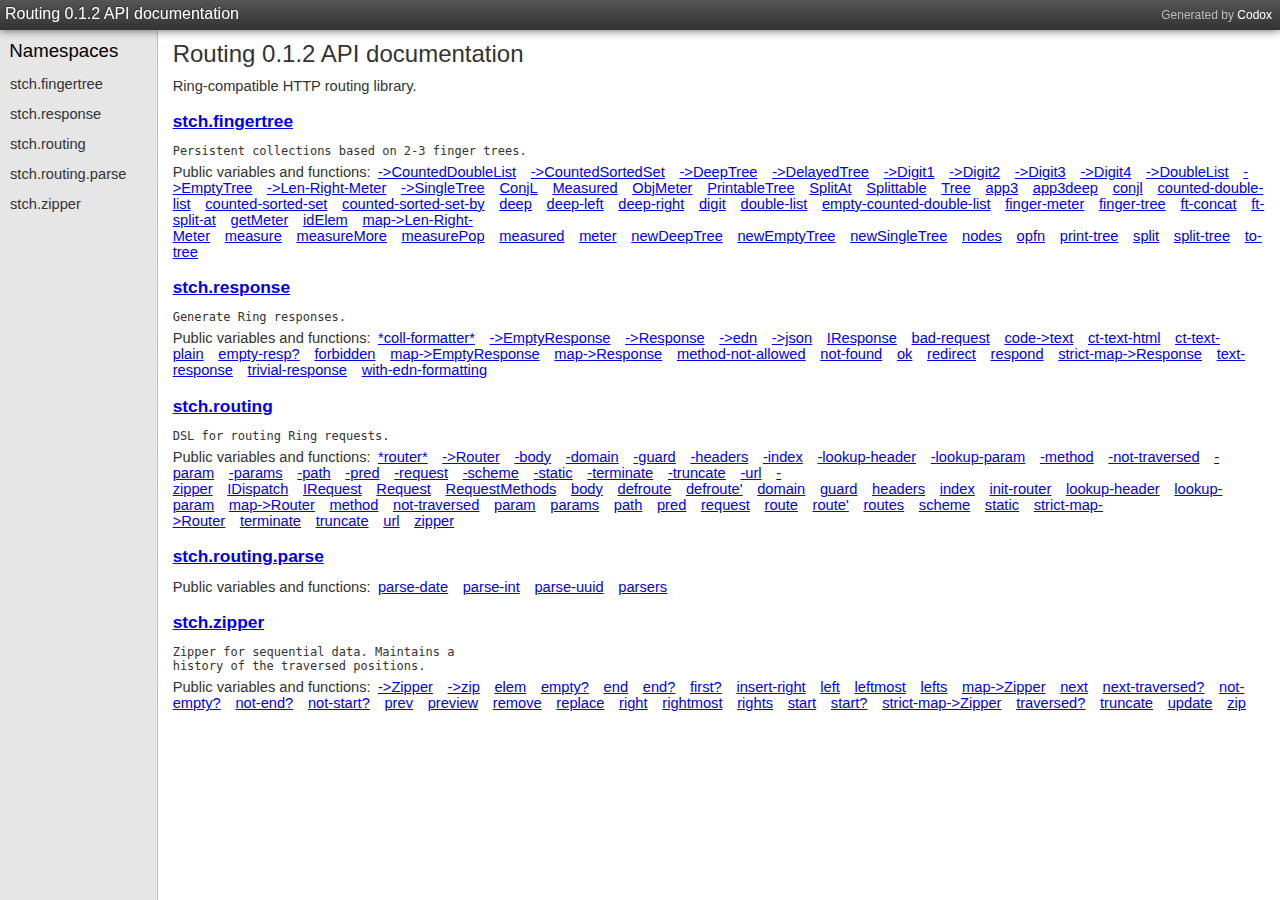
<file: index.html>
<!DOCTYPE html>
<html><head><meta charset="UTF-8"><link href="css/default.css" rel="stylesheet" type="text/css"><script src="js/jquery.min.js" type="text/javascript"></script><script src="js/page_effects.js" type="text/javascript"></script><title>Routing 0.1.2 API documentation</title></head><body><div id="header"><h2>Generated by <a href="https://github.com/weavejester/codox">Codox</a></h2><h1><a href="index.html">Routing 0.1.2 API documentation</a></h1></div><div class="sidebar" id="namespaces"><h3><span>Namespaces</span></h3><ul><li><a href="stch.fingertree.html"><span>stch.fingertree</span></a></li><li><a href="stch.response.html"><span>stch.response</span></a></li><li><a href="stch.routing.html"><span>stch.routing</span></a></li><li><a href="stch.routing.parse.html"><span>stch.routing.parse</span></a></li><li><a href="stch.zipper.html"><span>stch.zipper</span></a></li></ul></div><div class="namespace-index" id="content"><h2>Routing 0.1.2 API documentation</h2><div class="doc">Ring-compatible HTTP routing library.</div><div class="namespace"><h3><a href="stch.fingertree.html"><span>stch.fingertree</span></a></h3><pre class="doc">Persistent collections based on 2-3 finger trees.
</pre><div class="index"><p>Public variables and functions:</p><ul><li><a href="stch.fingertree.html#var--%3ECountedDoubleList"><span>-&gt;CountedDoubleList</span></a></li><li><a href="stch.fingertree.html#var--%3ECountedSortedSet"><span>-&gt;CountedSortedSet</span></a></li><li><a href="stch.fingertree.html#var--%3EDeepTree"><span>-&gt;DeepTree</span></a></li><li><a href="stch.fingertree.html#var--%3EDelayedTree"><span>-&gt;DelayedTree</span></a></li><li><a href="stch.fingertree.html#var--%3EDigit1"><span>-&gt;Digit1</span></a></li><li><a href="stch.fingertree.html#var--%3EDigit2"><span>-&gt;Digit2</span></a></li><li><a href="stch.fingertree.html#var--%3EDigit3"><span>-&gt;Digit3</span></a></li><li><a href="stch.fingertree.html#var--%3EDigit4"><span>-&gt;Digit4</span></a></li><li><a href="stch.fingertree.html#var--%3EDoubleList"><span>-&gt;DoubleList</span></a></li><li><a href="stch.fingertree.html#var--%3EEmptyTree"><span>-&gt;EmptyTree</span></a></li><li><a href="stch.fingertree.html#var--%3ELen-Right-Meter"><span>-&gt;Len-Right-Meter</span></a></li><li><a href="stch.fingertree.html#var--%3ESingleTree"><span>-&gt;SingleTree</span></a></li><li><a href="stch.fingertree.html#var-ConjL"><span>ConjL</span></a></li><li><a href="stch.fingertree.html#var-Measured"><span>Measured</span></a></li><li><a href="stch.fingertree.html#var-ObjMeter"><span>ObjMeter</span></a></li><li><a href="stch.fingertree.html#var-PrintableTree"><span>PrintableTree</span></a></li><li><a href="stch.fingertree.html#var-SplitAt"><span>SplitAt</span></a></li><li><a href="stch.fingertree.html#var-Splittable"><span>Splittable</span></a></li><li><a href="stch.fingertree.html#var-Tree"><span>Tree</span></a></li><li><a href="stch.fingertree.html#var-app3"><span>app3</span></a></li><li><a href="stch.fingertree.html#var-app3deep"><span>app3deep</span></a></li><li><a href="stch.fingertree.html#var-conjl"><span>conjl</span></a></li><li><a href="stch.fingertree.html#var-counted-double-list"><span>counted-double-list</span></a></li><li><a href="stch.fingertree.html#var-counted-sorted-set"><span>counted-sorted-set</span></a></li><li><a href="stch.fingertree.html#var-counted-sorted-set-by"><span>counted-sorted-set-by</span></a></li><li><a href="stch.fingertree.html#var-deep"><span>deep</span></a></li><li><a href="stch.fingertree.html#var-deep-left"><span>deep-left</span></a></li><li><a href="stch.fingertree.html#var-deep-right"><span>deep-right</span></a></li><li><a href="stch.fingertree.html#var-digit"><span>digit</span></a></li><li><a href="stch.fingertree.html#var-double-list"><span>double-list</span></a></li><li><a href="stch.fingertree.html#var-empty-counted-double-list"><span>empty-counted-double-list</span></a></li><li><a href="stch.fingertree.html#var-finger-meter"><span>finger-meter</span></a></li><li><a href="stch.fingertree.html#var-finger-tree"><span>finger-tree</span></a></li><li><a href="stch.fingertree.html#var-ft-concat"><span>ft-concat</span></a></li><li><a href="stch.fingertree.html#var-ft-split-at"><span>ft-split-at</span></a></li><li><a href="stch.fingertree.html#var-getMeter"><span>getMeter</span></a></li><li><a href="stch.fingertree.html#var-idElem"><span>idElem</span></a></li><li><a href="stch.fingertree.html#var-map-%3ELen-Right-Meter"><span>map-&gt;Len-Right-Meter</span></a></li><li><a href="stch.fingertree.html#var-measure"><span>measure</span></a></li><li><a href="stch.fingertree.html#var-measureMore"><span>measureMore</span></a></li><li><a href="stch.fingertree.html#var-measurePop"><span>measurePop</span></a></li><li><a href="stch.fingertree.html#var-measured"><span>measured</span></a></li><li><a href="stch.fingertree.html#var-meter"><span>meter</span></a></li><li><a href="stch.fingertree.html#var-newDeepTree"><span>newDeepTree</span></a></li><li><a href="stch.fingertree.html#var-newEmptyTree"><span>newEmptyTree</span></a></li><li><a href="stch.fingertree.html#var-newSingleTree"><span>newSingleTree</span></a></li><li><a href="stch.fingertree.html#var-nodes"><span>nodes</span></a></li><li><a href="stch.fingertree.html#var-opfn"><span>opfn</span></a></li><li><a href="stch.fingertree.html#var-print-tree"><span>print-tree</span></a></li><li><a href="stch.fingertree.html#var-split"><span>split</span></a></li><li><a href="stch.fingertree.html#var-split-tree"><span>split-tree</span></a></li><li><a href="stch.fingertree.html#var-to-tree"><span>to-tree</span></a></li></ul></div></div><div class="namespace"><h3><a href="stch.response.html"><span>stch.response</span></a></h3><pre class="doc">Generate Ring responses.
</pre><div class="index"><p>Public variables and functions:</p><ul><li><a href="stch.response.html#var-*coll-formatter*"><span>*coll-formatter*</span></a></li><li><a href="stch.response.html#var--%3EEmptyResponse"><span>-&gt;EmptyResponse</span></a></li><li><a href="stch.response.html#var--%3EResponse"><span>-&gt;Response</span></a></li><li><a href="stch.response.html#var--%3Eedn"><span>-&gt;edn</span></a></li><li><a href="stch.response.html#var--%3Ejson"><span>-&gt;json</span></a></li><li><a href="stch.response.html#var-IResponse"><span>IResponse</span></a></li><li><a href="stch.response.html#var-bad-request"><span>bad-request</span></a></li><li><a href="stch.response.html#var-code-%3Etext"><span>code-&gt;text</span></a></li><li><a href="stch.response.html#var-ct-text-html"><span>ct-text-html</span></a></li><li><a href="stch.response.html#var-ct-text-plain"><span>ct-text-plain</span></a></li><li><a href="stch.response.html#var-empty-resp%3F"><span>empty-resp?</span></a></li><li><a href="stch.response.html#var-forbidden"><span>forbidden</span></a></li><li><a href="stch.response.html#var-map-%3EEmptyResponse"><span>map-&gt;EmptyResponse</span></a></li><li><a href="stch.response.html#var-map-%3EResponse"><span>map-&gt;Response</span></a></li><li><a href="stch.response.html#var-method-not-allowed"><span>method-not-allowed</span></a></li><li><a href="stch.response.html#var-not-found"><span>not-found</span></a></li><li><a href="stch.response.html#var-ok"><span>ok</span></a></li><li><a href="stch.response.html#var-redirect"><span>redirect</span></a></li><li><a href="stch.response.html#var-respond"><span>respond</span></a></li><li><a href="stch.response.html#var-strict-map-%3EResponse"><span>strict-map-&gt;Response</span></a></li><li><a href="stch.response.html#var-text-response"><span>text-response</span></a></li><li><a href="stch.response.html#var-trivial-response"><span>trivial-response</span></a></li><li><a href="stch.response.html#var-with-edn-formatting"><span>with-edn-formatting</span></a></li></ul></div></div><div class="namespace"><h3><a href="stch.routing.html"><span>stch.routing</span></a></h3><pre class="doc">DSL for routing Ring requests.
</pre><div class="index"><p>Public variables and functions:</p><ul><li><a href="stch.routing.html#var-*router*"><span>*router*</span></a></li><li><a href="stch.routing.html#var--%3ERouter"><span>-&gt;Router</span></a></li><li><a href="stch.routing.html#var--body"><span>-body</span></a></li><li><a href="stch.routing.html#var--domain"><span>-domain</span></a></li><li><a href="stch.routing.html#var--guard"><span>-guard</span></a></li><li><a href="stch.routing.html#var--headers"><span>-headers</span></a></li><li><a href="stch.routing.html#var--index"><span>-index</span></a></li><li><a href="stch.routing.html#var--lookup-header"><span>-lookup-header</span></a></li><li><a href="stch.routing.html#var--lookup-param"><span>-lookup-param</span></a></li><li><a href="stch.routing.html#var--method"><span>-method</span></a></li><li><a href="stch.routing.html#var--not-traversed"><span>-not-traversed</span></a></li><li><a href="stch.routing.html#var--param"><span>-param</span></a></li><li><a href="stch.routing.html#var--params"><span>-params</span></a></li><li><a href="stch.routing.html#var--path"><span>-path</span></a></li><li><a href="stch.routing.html#var--pred"><span>-pred</span></a></li><li><a href="stch.routing.html#var--request"><span>-request</span></a></li><li><a href="stch.routing.html#var--scheme"><span>-scheme</span></a></li><li><a href="stch.routing.html#var--static"><span>-static</span></a></li><li><a href="stch.routing.html#var--terminate"><span>-terminate</span></a></li><li><a href="stch.routing.html#var--truncate"><span>-truncate</span></a></li><li><a href="stch.routing.html#var--url"><span>-url</span></a></li><li><a href="stch.routing.html#var--zipper"><span>-zipper</span></a></li><li><a href="stch.routing.html#var-IDispatch"><span>IDispatch</span></a></li><li><a href="stch.routing.html#var-IRequest"><span>IRequest</span></a></li><li><a href="stch.routing.html#var-Request"><span>Request</span></a></li><li><a href="stch.routing.html#var-RequestMethods"><span>RequestMethods</span></a></li><li><a href="stch.routing.html#var-body"><span>body</span></a></li><li><a href="stch.routing.html#var-defroute"><span>defroute</span></a></li><li><a href="stch.routing.html#var-defroute%27"><span>defroute'</span></a></li><li><a href="stch.routing.html#var-domain"><span>domain</span></a></li><li><a href="stch.routing.html#var-guard"><span>guard</span></a></li><li><a href="stch.routing.html#var-headers"><span>headers</span></a></li><li><a href="stch.routing.html#var-index"><span>index</span></a></li><li><a href="stch.routing.html#var-init-router"><span>init-router</span></a></li><li><a href="stch.routing.html#var-lookup-header"><span>lookup-header</span></a></li><li><a href="stch.routing.html#var-lookup-param"><span>lookup-param</span></a></li><li><a href="stch.routing.html#var-map-%3ERouter"><span>map-&gt;Router</span></a></li><li><a href="stch.routing.html#var-method"><span>method</span></a></li><li><a href="stch.routing.html#var-not-traversed"><span>not-traversed</span></a></li><li><a href="stch.routing.html#var-param"><span>param</span></a></li><li><a href="stch.routing.html#var-params"><span>params</span></a></li><li><a href="stch.routing.html#var-path"><span>path</span></a></li><li><a href="stch.routing.html#var-pred"><span>pred</span></a></li><li><a href="stch.routing.html#var-request"><span>request</span></a></li><li><a href="stch.routing.html#var-route"><span>route</span></a></li><li><a href="stch.routing.html#var-route%27"><span>route'</span></a></li><li><a href="stch.routing.html#var-routes"><span>routes</span></a></li><li><a href="stch.routing.html#var-scheme"><span>scheme</span></a></li><li><a href="stch.routing.html#var-static"><span>static</span></a></li><li><a href="stch.routing.html#var-strict-map-%3ERouter"><span>strict-map-&gt;Router</span></a></li><li><a href="stch.routing.html#var-terminate"><span>terminate</span></a></li><li><a href="stch.routing.html#var-truncate"><span>truncate</span></a></li><li><a href="stch.routing.html#var-url"><span>url</span></a></li><li><a href="stch.routing.html#var-zipper"><span>zipper</span></a></li></ul></div></div><div class="namespace"><h3><a href="stch.routing.parse.html"><span>stch.routing.parse</span></a></h3><pre class="doc"></pre><div class="index"><p>Public variables and functions:</p><ul><li><a href="stch.routing.parse.html#var-parse-date"><span>parse-date</span></a></li><li><a href="stch.routing.parse.html#var-parse-int"><span>parse-int</span></a></li><li><a href="stch.routing.parse.html#var-parse-uuid"><span>parse-uuid</span></a></li><li><a href="stch.routing.parse.html#var-parsers"><span>parsers</span></a></li></ul></div></div><div class="namespace"><h3><a href="stch.zipper.html"><span>stch.zipper</span></a></h3><pre class="doc">Zipper for sequential data. Maintains a
history of the traversed positions.</pre><div class="index"><p>Public variables and functions:</p><ul><li><a href="stch.zipper.html#var--%3EZipper"><span>-&gt;Zipper</span></a></li><li><a href="stch.zipper.html#var--%3Ezip"><span>-&gt;zip</span></a></li><li><a href="stch.zipper.html#var-elem"><span>elem</span></a></li><li><a href="stch.zipper.html#var-empty%3F"><span>empty?</span></a></li><li><a href="stch.zipper.html#var-end"><span>end</span></a></li><li><a href="stch.zipper.html#var-end%3F"><span>end?</span></a></li><li><a href="stch.zipper.html#var-first%3F"><span>first?</span></a></li><li><a href="stch.zipper.html#var-insert-right"><span>insert-right</span></a></li><li><a href="stch.zipper.html#var-left"><span>left</span></a></li><li><a href="stch.zipper.html#var-leftmost"><span>leftmost</span></a></li><li><a href="stch.zipper.html#var-lefts"><span>lefts</span></a></li><li><a href="stch.zipper.html#var-map-%3EZipper"><span>map-&gt;Zipper</span></a></li><li><a href="stch.zipper.html#var-next"><span>next</span></a></li><li><a href="stch.zipper.html#var-next-traversed%3F"><span>next-traversed?</span></a></li><li><a href="stch.zipper.html#var-not-empty%3F"><span>not-empty?</span></a></li><li><a href="stch.zipper.html#var-not-end%3F"><span>not-end?</span></a></li><li><a href="stch.zipper.html#var-not-start%3F"><span>not-start?</span></a></li><li><a href="stch.zipper.html#var-prev"><span>prev</span></a></li><li><a href="stch.zipper.html#var-preview"><span>preview</span></a></li><li><a href="stch.zipper.html#var-remove"><span>remove</span></a></li><li><a href="stch.zipper.html#var-replace"><span>replace</span></a></li><li><a href="stch.zipper.html#var-right"><span>right</span></a></li><li><a href="stch.zipper.html#var-rightmost"><span>rightmost</span></a></li><li><a href="stch.zipper.html#var-rights"><span>rights</span></a></li><li><a href="stch.zipper.html#var-start"><span>start</span></a></li><li><a href="stch.zipper.html#var-start%3F"><span>start?</span></a></li><li><a href="stch.zipper.html#var-strict-map-%3EZipper"><span>strict-map-&gt;Zipper</span></a></li><li><a href="stch.zipper.html#var-traversed%3F"><span>traversed?</span></a></li><li><a href="stch.zipper.html#var-truncate"><span>truncate</span></a></li><li><a href="stch.zipper.html#var-update"><span>update</span></a></li><li><a href="stch.zipper.html#var-zip"><span>zip</span></a></li></ul></div></div></div></body></html>
</file>
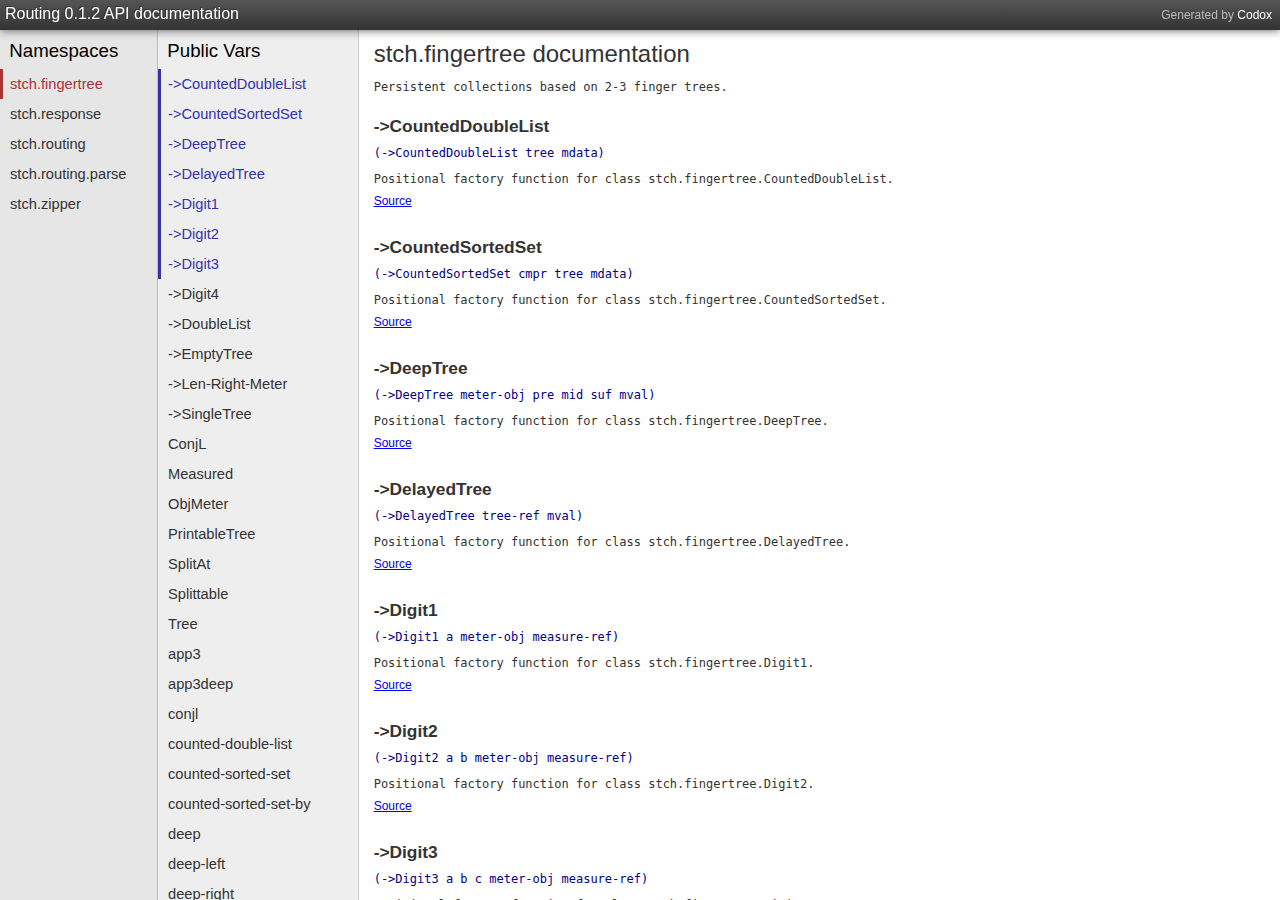
<file: stch.fingertree.html>
<!DOCTYPE html>
<html><head><meta charset="UTF-8"><link href="css/default.css" rel="stylesheet" type="text/css"><script src="js/jquery.min.js" type="text/javascript"></script><script src="js/page_effects.js" type="text/javascript"></script><title>stch.fingertree documentation</title></head><body><div id="header"><h2>Generated by <a href="https://github.com/weavejester/codox">Codox</a></h2><h1><a href="index.html">Routing 0.1.2 API documentation</a></h1></div><div class="sidebar" id="namespaces"><h3><span>Namespaces</span></h3><ul><li class="current"><a href="stch.fingertree.html"><span>stch.fingertree</span></a></li><li><a href="stch.response.html"><span>stch.response</span></a></li><li><a href="stch.routing.html"><span>stch.routing</span></a></li><li><a href="stch.routing.parse.html"><span>stch.routing.parse</span></a></li><li><a href="stch.zipper.html"><span>stch.zipper</span></a></li></ul></div><div class="sidebar" id="vars"><h3>Public Vars</h3><ul><li><a href="stch.fingertree.html#var--%3ECountedDoubleList"><span>-&gt;CountedDoubleList</span></a></li><li><a href="stch.fingertree.html#var--%3ECountedSortedSet"><span>-&gt;CountedSortedSet</span></a></li><li><a href="stch.fingertree.html#var--%3EDeepTree"><span>-&gt;DeepTree</span></a></li><li><a href="stch.fingertree.html#var--%3EDelayedTree"><span>-&gt;DelayedTree</span></a></li><li><a href="stch.fingertree.html#var--%3EDigit1"><span>-&gt;Digit1</span></a></li><li><a href="stch.fingertree.html#var--%3EDigit2"><span>-&gt;Digit2</span></a></li><li><a href="stch.fingertree.html#var--%3EDigit3"><span>-&gt;Digit3</span></a></li><li><a href="stch.fingertree.html#var--%3EDigit4"><span>-&gt;Digit4</span></a></li><li><a href="stch.fingertree.html#var--%3EDoubleList"><span>-&gt;DoubleList</span></a></li><li><a href="stch.fingertree.html#var--%3EEmptyTree"><span>-&gt;EmptyTree</span></a></li><li><a href="stch.fingertree.html#var--%3ELen-Right-Meter"><span>-&gt;Len-Right-Meter</span></a></li><li><a href="stch.fingertree.html#var--%3ESingleTree"><span>-&gt;SingleTree</span></a></li><li><a href="stch.fingertree.html#var-ConjL"><span>ConjL</span></a></li><li><a href="stch.fingertree.html#var-Measured"><span>Measured</span></a></li><li><a href="stch.fingertree.html#var-ObjMeter"><span>ObjMeter</span></a></li><li><a href="stch.fingertree.html#var-PrintableTree"><span>PrintableTree</span></a></li><li><a href="stch.fingertree.html#var-SplitAt"><span>SplitAt</span></a></li><li><a href="stch.fingertree.html#var-Splittable"><span>Splittable</span></a></li><li><a href="stch.fingertree.html#var-Tree"><span>Tree</span></a></li><li><a href="stch.fingertree.html#var-app3"><span>app3</span></a></li><li><a href="stch.fingertree.html#var-app3deep"><span>app3deep</span></a></li><li><a href="stch.fingertree.html#var-conjl"><span>conjl</span></a></li><li><a href="stch.fingertree.html#var-counted-double-list"><span>counted-double-list</span></a></li><li><a href="stch.fingertree.html#var-counted-sorted-set"><span>counted-sorted-set</span></a></li><li><a href="stch.fingertree.html#var-counted-sorted-set-by"><span>counted-sorted-set-by</span></a></li><li><a href="stch.fingertree.html#var-deep"><span>deep</span></a></li><li><a href="stch.fingertree.html#var-deep-left"><span>deep-left</span></a></li><li><a href="stch.fingertree.html#var-deep-right"><span>deep-right</span></a></li><li><a href="stch.fingertree.html#var-digit"><span>digit</span></a></li><li><a href="stch.fingertree.html#var-double-list"><span>double-list</span></a></li><li><a href="stch.fingertree.html#var-empty-counted-double-list"><span>empty-counted-double-list</span></a></li><li><a href="stch.fingertree.html#var-finger-meter"><span>finger-meter</span></a></li><li><a href="stch.fingertree.html#var-finger-tree"><span>finger-tree</span></a></li><li><a href="stch.fingertree.html#var-ft-concat"><span>ft-concat</span></a></li><li><a href="stch.fingertree.html#var-ft-split-at"><span>ft-split-at</span></a></li><li><a href="stch.fingertree.html#var-getMeter"><span>getMeter</span></a></li><li><a href="stch.fingertree.html#var-idElem"><span>idElem</span></a></li><li><a href="stch.fingertree.html#var-map-%3ELen-Right-Meter"><span>map-&gt;Len-Right-Meter</span></a></li><li><a href="stch.fingertree.html#var-measure"><span>measure</span></a></li><li><a href="stch.fingertree.html#var-measureMore"><span>measureMore</span></a></li><li><a href="stch.fingertree.html#var-measurePop"><span>measurePop</span></a></li><li><a href="stch.fingertree.html#var-measured"><span>measured</span></a></li><li><a href="stch.fingertree.html#var-meter"><span>meter</span></a></li><li><a href="stch.fingertree.html#var-newDeepTree"><span>newDeepTree</span></a></li><li><a href="stch.fingertree.html#var-newEmptyTree"><span>newEmptyTree</span></a></li><li><a href="stch.fingertree.html#var-newSingleTree"><span>newSingleTree</span></a></li><li><a href="stch.fingertree.html#var-nodes"><span>nodes</span></a></li><li><a href="stch.fingertree.html#var-opfn"><span>opfn</span></a></li><li><a href="stch.fingertree.html#var-print-tree"><span>print-tree</span></a></li><li><a href="stch.fingertree.html#var-split"><span>split</span></a></li><li><a href="stch.fingertree.html#var-split-tree"><span>split-tree</span></a></li><li><a href="stch.fingertree.html#var-to-tree"><span>to-tree</span></a></li></ul></div><div class="namespace-docs" id="content"><h2>stch.fingertree documentation</h2><pre class="doc">Persistent collections based on 2-3 finger trees.
</pre><div class="public" id="var--%3ECountedDoubleList"><h3>-&gt;CountedDoubleList</h3><div class="usage"><code>(-&gt;CountedDoubleList tree mdata)</code></div><pre class="doc">Positional factory function for class stch.fingertree.CountedDoubleList.
</pre><div class="src-link"><a href="https://github.com/stch-library/routing/blob/master/src/stch/fingertree.clj#L421">Source</a></div></div><div class="public" id="var--%3ECountedSortedSet"><h3>-&gt;CountedSortedSet</h3><div class="usage"><code>(-&gt;CountedSortedSet cmpr tree mdata)</code></div><pre class="doc">Positional factory function for class stch.fingertree.CountedSortedSet.
</pre><div class="src-link"><a href="https://github.com/stch-library/routing/blob/master/src/stch/fingertree.clj#L504">Source</a></div></div><div class="public" id="var--%3EDeepTree"><h3>-&gt;DeepTree</h3><div class="usage"><code>(-&gt;DeepTree meter-obj pre mid suf mval)</code></div><pre class="doc">Positional factory function for class stch.fingertree.DeepTree.
</pre><div class="src-link"><a href="https://github.com/stch-library/routing/blob/master/src/stch/fingertree.clj#L302">Source</a></div></div><div class="public" id="var--%3EDelayedTree"><h3>-&gt;DelayedTree</h3><div class="usage"><code>(-&gt;DelayedTree tree-ref mval)</code></div><pre class="doc">Positional factory function for class stch.fingertree.DelayedTree.
</pre><div class="src-link"><a href="https://github.com/stch-library/routing/blob/master/src/stch/fingertree.clj#L231">Source</a></div></div><div class="public" id="var--%3EDigit1"><h3>-&gt;Digit1</h3><div class="usage"><code>(-&gt;Digit1 a meter-obj measure-ref)</code></div><pre class="doc">Positional factory function for class stch.fingertree.Digit1.
</pre><div class="src-link"><a href="https://github.com/stch-library/routing/blob/master/src/stch/fingertree.clj#L124">Source</a></div></div><div class="public" id="var--%3EDigit2"><h3>-&gt;Digit2</h3><div class="usage"><code>(-&gt;Digit2 a b meter-obj measure-ref)</code></div><pre class="doc">Positional factory function for class stch.fingertree.Digit2.
</pre><div class="src-link"><a href="https://github.com/stch-library/routing/blob/master/src/stch/fingertree.clj#L125">Source</a></div></div><div class="public" id="var--%3EDigit3"><h3>-&gt;Digit3</h3><div class="usage"><code>(-&gt;Digit3 a b c meter-obj measure-ref)</code></div><pre class="doc">Positional factory function for class stch.fingertree.Digit3.
</pre><div class="src-link"><a href="https://github.com/stch-library/routing/blob/master/src/stch/fingertree.clj#L126">Source</a></div></div><div class="public" id="var--%3EDigit4"><h3>-&gt;Digit4</h3><div class="usage"><code>(-&gt;Digit4 a b c d meter-obj measure-ref)</code></div><pre class="doc">Positional factory function for class stch.fingertree.Digit4.
</pre><div class="src-link"><a href="https://github.com/stch-library/routing/blob/master/src/stch/fingertree.clj#L127">Source</a></div></div><div class="public" id="var--%3EDoubleList"><h3>-&gt;DoubleList</h3><div class="usage"><code>(-&gt;DoubleList tree mdata)</code></div><pre class="doc">Positional factory function for class stch.fingertree.DoubleList.
</pre><div class="src-link"><a href="https://github.com/stch-library/routing/blob/master/src/stch/fingertree.clj#L385">Source</a></div></div><div class="public" id="var--%3EEmptyTree"><h3>-&gt;EmptyTree</h3><div class="usage"><code>(-&gt;EmptyTree meter-obj)</code></div><pre class="doc">Positional factory function for class stch.fingertree.EmptyTree.
</pre><div class="src-link"><a href="https://github.com/stch-library/routing/blob/master/src/stch/fingertree.clj#L152">Source</a></div></div><div class="public" id="var--%3ELen-Right-Meter"><h3>-&gt;Len-Right-Meter</h3><div class="usage"><code>(-&gt;Len-Right-Meter len right)</code></div><pre class="doc">Positional factory function for class stch.fingertree.Len-Right-Meter.
</pre><div class="src-link"><a href="https://github.com/stch-library/routing/blob/master/src/stch/fingertree.clj#L500">Source</a></div></div><div class="public" id="var--%3ESingleTree"><h3>-&gt;SingleTree</h3><div class="usage"><code>(-&gt;SingleTree meter-obj x)</code></div><pre class="doc">Positional factory function for class stch.fingertree.SingleTree.
</pre><div class="src-link"><a href="https://github.com/stch-library/routing/blob/master/src/stch/fingertree.clj#L193">Source</a></div></div><div class="public" id="var-ConjL"><h3>ConjL</h3><div class="usage"></div><pre class="doc"></pre><div class="src-link"><a href="https://github.com/stch-library/routing/blob/master/src/stch/fingertree.clj#L16">Source</a></div></div><div class="public" id="var-Measured"><h3>Measured</h3><div class="usage"></div><pre class="doc"></pre><div class="src-link"><a href="https://github.com/stch-library/routing/blob/master/src/stch/fingertree.clj#L25">Source</a></div></div><div class="public" id="var-ObjMeter"><h3>ObjMeter</h3><div class="usage"></div><pre class="doc">Object for annotating tree elements.  idElem and op together form a Monoid.
</pre><div class="src-link"><a href="https://github.com/stch-library/routing/blob/master/src/stch/fingertree.clj#L19">Source</a></div></div><div class="public" id="var-PrintableTree"><h3>PrintableTree</h3><div class="usage"></div><pre class="doc"></pre><div class="src-link"><a href="https://github.com/stch-library/routing/blob/master/src/stch/fingertree.clj#L617">Source</a></div></div><div class="public" id="var-SplitAt"><h3>SplitAt</h3><div class="usage"></div><pre class="doc"></pre><div class="src-link"><a href="https://github.com/stch-library/routing/blob/master/src/stch/fingertree.clj#L32">Source</a></div></div><div class="public" id="var-Splittable"><h3>Splittable</h3><div class="usage"></div><pre class="doc"></pre><div class="src-link"><a href="https://github.com/stch-library/routing/blob/master/src/stch/fingertree.clj#L29">Source</a></div></div><div class="public" id="var-Tree"><h3>Tree</h3><div class="usage"></div><pre class="doc"></pre><div class="src-link"><a href="https://github.com/stch-library/routing/blob/master/src/stch/fingertree.clj#L36">Source</a></div></div><div class="public" id="var-app3"><h3>app3</h3><div class="usage"><code>(app3 t1 ts t2)</code></div><pre class="doc">Append ts and (possibly deep) t2 to tree t1
</pre><div class="src-link"><a href="https://github.com/stch-library/routing/blob/master/#L">Source</a></div></div><div class="public" id="var-app3deep"><h3>app3deep</h3><div class="usage"><code>(app3deep t2 ts t1)</code></div><pre class="doc">Append ts and t2 to deep tree t1
</pre><div class="src-link"><a href="https://github.com/stch-library/routing/blob/master/#L">Source</a></div></div><div class="public" id="var-conjl"><h3>conjl</h3><div class="usage"><code>(conjl s a)</code></div><pre class="doc">Append a to the left-hand side of s
</pre><div class="src-link"><a href="https://github.com/stch-library/routing/blob/master/#L">Source</a></div></div><div class="public" id="var-counted-double-list"><h3>counted-double-list</h3><div class="usage"><code>(counted-double-list &amp; args)</code></div><pre class="doc"></pre><div class="src-link"><a href="https://github.com/stch-library/routing/blob/master/src/stch/fingertree.clj#L496">Source</a></div></div><div class="public" id="var-counted-sorted-set"><h3>counted-sorted-set</h3><div class="usage"><code>(counted-sorted-set &amp; args)</code></div><pre class="doc"></pre><div class="src-link"><a href="https://github.com/stch-library/routing/blob/master/src/stch/fingertree.clj#L614">Source</a></div></div><div class="public" id="var-counted-sorted-set-by"><h3>counted-sorted-set-by</h3><div class="usage"><code>(counted-sorted-set-by cmpr &amp; args)</code></div><pre class="doc"></pre><div class="src-link"><a href="https://github.com/stch-library/routing/blob/master/src/stch/fingertree.clj#L612">Source</a></div></div><div class="public" id="var-deep"><h3>deep</h3><div class="usage"><code>(deep pre m suf)</code></div><pre class="doc"></pre><div class="src-link"><a href="https://github.com/stch-library/routing/blob/master/src/stch/fingertree.clj#L293">Source</a></div></div><div class="public" id="var-deep-left"><h3>deep-left</h3><div class="usage"><code>(deep-left pre m suf)</code></div><pre class="doc"></pre><div class="src-link"><a href="https://github.com/stch-library/routing/blob/master/src/stch/fingertree.clj#L270">Source</a></div></div><div class="public" id="var-deep-right"><h3>deep-right</h3><div class="usage"><code>(deep-right pre m suf)</code></div><pre class="doc"></pre><div class="src-link"><a href="https://github.com/stch-library/routing/blob/master/src/stch/fingertree.clj#L278">Source</a></div></div><div class="public" id="var-digit"><h3>digit</h3><div class="usage"><code>(digit meter-obj a)</code><code>(digit meter-obj a b)</code><code>(digit meter-obj a b c)</code><code>(digit meter-obj a b c d)</code></div><pre class="doc"></pre><div class="src-link"><a href="https://github.com/stch-library/routing/blob/master/src/stch/fingertree.clj#L130">Source</a></div></div><div class="public" id="var-double-list"><h3>double-list</h3><div class="usage"><code>(double-list &amp; args)</code></div><pre class="doc"></pre><div class="src-link"><a href="https://github.com/stch-library/routing/blob/master/src/stch/fingertree.clj#L418">Source</a></div></div><div class="public" id="var-empty-counted-double-list"><h3>empty-counted-double-list</h3><div class="usage"></div><pre class="doc"></pre><div class="src-link"><a href="https://github.com/stch-library/routing/blob/master/src/stch/fingertree.clj#L493">Source</a></div></div><div class="public" id="var-finger-meter"><h3>finger-meter</h3><div class="usage"><code>(finger-meter meter-obj)</code></div><pre class="doc"></pre><div class="src-link"><a href="https://github.com/stch-library/routing/blob/master/src/stch/fingertree.clj#L186">Source</a></div></div><div class="public" id="var-finger-tree"><h3>finger-tree</h3><div class="usage"><code>(finger-tree meter-obj &amp; xs)</code></div><pre class="doc"></pre><div class="src-link"><a href="https://github.com/stch-library/routing/blob/master/src/stch/fingertree.clj#L363">Source</a></div></div><div class="public" id="var-ft-concat"><h3>ft-concat</h3><div class="usage"><code>(ft-concat t1 t2)</code></div><pre class="doc"></pre><div class="src-link"><a href="https://github.com/stch-library/routing/blob/master/src/stch/fingertree.clj#L369">Source</a></div></div><div class="public" id="var-ft-split-at"><h3>ft-split-at</h3><div class="usage"><code>(ft-split-at o k notfound)</code><code>(ft-split-at o k)</code></div><pre class="doc">Return [pre m post] where pre and post are trees
</pre><div class="src-link"><a href="https://github.com/stch-library/routing/blob/master/#L">Source</a></div></div><div class="public" id="var-getMeter"><h3>getMeter</h3><div class="usage"><code>(getMeter o)</code></div><pre class="doc">Return the meter object for o
</pre><div class="src-link"><a href="https://github.com/stch-library/routing/blob/master/#L">Source</a></div></div><div class="public" id="var-idElem"><h3>idElem</h3><div class="usage"><code>(idElem _)</code></div><pre class="doc">Return the identity element for this meter
</pre><div class="src-link"><a href="https://github.com/stch-library/routing/blob/master/#L">Source</a></div></div><div class="public" id="var-map-%3ELen-Right-Meter"><h3>map-&gt;Len-Right-Meter</h3><div class="usage"><code>(map-&gt;Len-Right-Meter m__5818__auto__)</code></div><pre class="doc">Factory function for class stch.fingertree.Len-Right-Meter, taking a map of keywords to field values.
</pre><div class="src-link"><a href="https://github.com/stch-library/routing/blob/master/src/stch/fingertree.clj#L500">Source</a></div></div><div class="public" id="var-measure"><h3>measure</h3><div class="usage"><code>(measure _ o)</code></div><pre class="doc">Return the measured value of o (same type as idElem)
</pre><div class="src-link"><a href="https://github.com/stch-library/routing/blob/master/#L">Source</a></div></div><div class="public" id="var-measureMore"><h3>measureMore</h3><div class="usage"><code>(measureMore o)</code></div><pre class="doc">Return the measure of o not including the leftmost item
</pre><div class="src-link"><a href="https://github.com/stch-library/routing/blob/master/#L">Source</a></div></div><div class="public" id="var-measurePop"><h3>measurePop</h3><div class="usage"><code>(measurePop o)</code></div><pre class="doc">Return the measure of o not including the rightmost item
</pre><div class="src-link"><a href="https://github.com/stch-library/routing/blob/master/#L">Source</a></div></div><div class="public" id="var-measured"><h3>measured</h3><div class="usage"><code>(measured o)</code></div><pre class="doc">Return the measured value of o
</pre><div class="src-link"><a href="https://github.com/stch-library/routing/blob/master/#L">Source</a></div></div><div class="public" id="var-meter"><h3>meter</h3><h4 class="macro">macro</h4><div class="usage"><code>(meter measure idElem op)</code></div><pre class="doc"></pre><div class="src-link"><a href="https://github.com/stch-library/routing/blob/master/src/stch/fingertree.clj#L118">Source</a></div></div><div class="public" id="var-newDeepTree"><h3>newDeepTree</h3><div class="usage"><code>(newDeepTree meter-obj pre mid suf mval)</code></div><pre class="doc"></pre><div class="src-link"><a href="https://github.com/stch-library/routing/blob/master/src/stch/fingertree.clj#L360">Source</a></div></div><div class="public" id="var-newEmptyTree"><h3>newEmptyTree</h3><div class="usage"><code>(newEmptyTree meter-obj)</code></div><pre class="doc"></pre><div class="src-link"><a href="https://github.com/stch-library/routing/blob/master/src/stch/fingertree.clj#L183">Source</a></div></div><div class="public" id="var-newSingleTree"><h3>newSingleTree</h3><div class="usage"><code>(newSingleTree meter-obj x)</code></div><pre class="doc"></pre><div class="src-link"><a href="https://github.com/stch-library/routing/blob/master/src/stch/fingertree.clj#L228">Source</a></div></div><div class="public" id="var-nodes"><h3>nodes</h3><div class="usage"><code>(nodes mfns xs)</code></div><pre class="doc"></pre><div class="src-link"><a href="https://github.com/stch-library/routing/blob/master/src/stch/fingertree.clj#L136">Source</a></div></div><div class="public" id="var-opfn"><h3>opfn</h3><div class="usage"><code>(opfn _)</code></div><pre class="doc">Return an associative function of two args for combining measures
</pre><div class="src-link"><a href="https://github.com/stch-library/routing/blob/master/#L">Source</a></div></div><div class="public" id="var-print-tree"><h3>print-tree</h3><div class="usage"><code>(print-tree tree)</code></div><pre class="doc"></pre><div class="src-link"><a href="https://github.com/stch-library/routing/blob/master/#L">Source</a></div></div><div class="public" id="var-split"><h3>split</h3><div class="usage"><code>(split o pred acc)</code></div><pre class="doc">Return [pre m post] where pre and post are trees
</pre><div class="src-link"><a href="https://github.com/stch-library/routing/blob/master/#L">Source</a></div></div><div class="public" id="var-split-tree"><h3>split-tree</h3><div class="usage"><code>(split-tree t p)</code></div><pre class="doc"></pre><div class="src-link"><a href="https://github.com/stch-library/routing/blob/master/src/stch/fingertree.clj#L366">Source</a></div></div><div class="public" id="var-to-tree"><h3>to-tree</h3><div class="usage"><code>(to-tree meter-obj coll)</code></div><pre class="doc"></pre><div class="src-link"><a href="https://github.com/stch-library/routing/blob/master/src/stch/fingertree.clj#L267">Source</a></div></div></div></body></html>
</file>
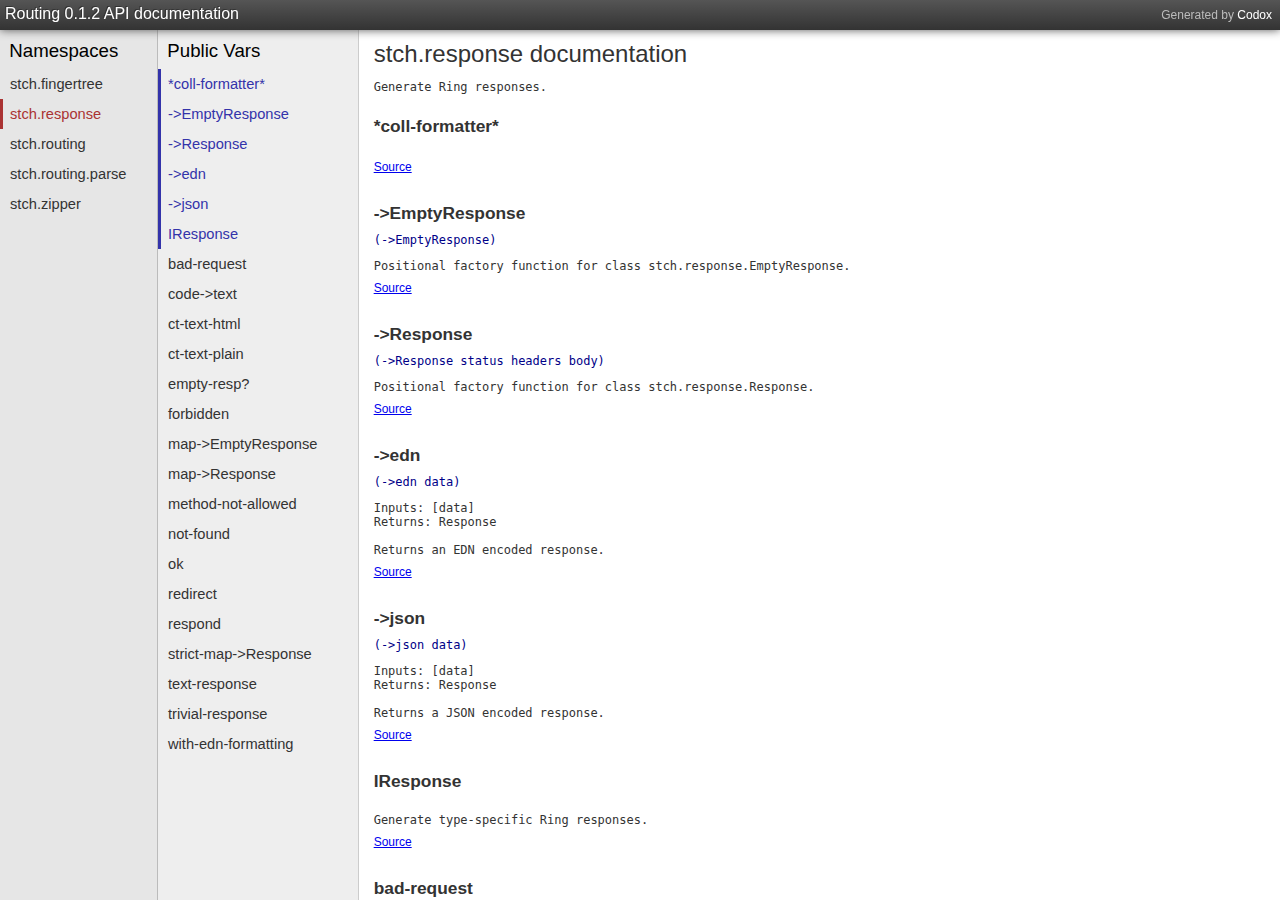
<file: stch.response.html>
<!DOCTYPE html>
<html><head><meta charset="UTF-8"><link href="css/default.css" rel="stylesheet" type="text/css"><script src="js/jquery.min.js" type="text/javascript"></script><script src="js/page_effects.js" type="text/javascript"></script><title>stch.response documentation</title></head><body><div id="header"><h2>Generated by <a href="https://github.com/weavejester/codox">Codox</a></h2><h1><a href="index.html">Routing 0.1.2 API documentation</a></h1></div><div class="sidebar" id="namespaces"><h3><span>Namespaces</span></h3><ul><li><a href="stch.fingertree.html"><span>stch.fingertree</span></a></li><li class="current"><a href="stch.response.html"><span>stch.response</span></a></li><li><a href="stch.routing.html"><span>stch.routing</span></a></li><li><a href="stch.routing.parse.html"><span>stch.routing.parse</span></a></li><li><a href="stch.zipper.html"><span>stch.zipper</span></a></li></ul></div><div class="sidebar" id="vars"><h3>Public Vars</h3><ul><li><a href="stch.response.html#var-*coll-formatter*"><span>*coll-formatter*</span></a></li><li><a href="stch.response.html#var--%3EEmptyResponse"><span>-&gt;EmptyResponse</span></a></li><li><a href="stch.response.html#var--%3EResponse"><span>-&gt;Response</span></a></li><li><a href="stch.response.html#var--%3Eedn"><span>-&gt;edn</span></a></li><li><a href="stch.response.html#var--%3Ejson"><span>-&gt;json</span></a></li><li><a href="stch.response.html#var-IResponse"><span>IResponse</span></a></li><li><a href="stch.response.html#var-bad-request"><span>bad-request</span></a></li><li><a href="stch.response.html#var-code-%3Etext"><span>code-&gt;text</span></a></li><li><a href="stch.response.html#var-ct-text-html"><span>ct-text-html</span></a></li><li><a href="stch.response.html#var-ct-text-plain"><span>ct-text-plain</span></a></li><li><a href="stch.response.html#var-empty-resp%3F"><span>empty-resp?</span></a></li><li><a href="stch.response.html#var-forbidden"><span>forbidden</span></a></li><li><a href="stch.response.html#var-map-%3EEmptyResponse"><span>map-&gt;EmptyResponse</span></a></li><li><a href="stch.response.html#var-map-%3EResponse"><span>map-&gt;Response</span></a></li><li><a href="stch.response.html#var-method-not-allowed"><span>method-not-allowed</span></a></li><li><a href="stch.response.html#var-not-found"><span>not-found</span></a></li><li><a href="stch.response.html#var-ok"><span>ok</span></a></li><li><a href="stch.response.html#var-redirect"><span>redirect</span></a></li><li><a href="stch.response.html#var-respond"><span>respond</span></a></li><li><a href="stch.response.html#var-strict-map-%3EResponse"><span>strict-map-&gt;Response</span></a></li><li><a href="stch.response.html#var-text-response"><span>text-response</span></a></li><li><a href="stch.response.html#var-trivial-response"><span>trivial-response</span></a></li><li><a href="stch.response.html#var-with-edn-formatting"><span>with-edn-formatting</span></a></li></ul></div><div class="namespace-docs" id="content"><h2>stch.response documentation</h2><pre class="doc">Generate Ring responses.
</pre><div class="public" id="var-*coll-formatter*"><h3>*coll-formatter*</h3><div class="usage"></div><pre class="doc"></pre><div class="src-link"><a href="https://github.com/stch-library/routing/blob/master/src/stch/response.clj#L156">Source</a></div></div><div class="public" id="var--%3EEmptyResponse"><h3>-&gt;EmptyResponse</h3><div class="usage"><code>(-&gt;EmptyResponse)</code></div><pre class="doc">Positional factory function for class stch.response.EmptyResponse.
</pre><div class="src-link"><a href="https://github.com/stch-library/routing/blob/master/src/stch/response.clj#L16">Source</a></div></div><div class="public" id="var--%3EResponse"><h3>-&gt;Response</h3><div class="usage"><code>(-&gt;Response status headers body)</code></div><pre class="doc">Positional factory function for class stch.response.Response.
</pre><div class="src-link"><a href="https://github.com/stch-library/routing/blob/master/src/stch/response.clj#L11">Source</a></div></div><div class="public" id="var--%3Eedn"><h3>-&gt;edn</h3><div class="usage"><code>(-&gt;edn data)</code></div><pre class="doc">Inputs: [data]
Returns: Response

Returns an EDN encoded response.</pre><div class="src-link"><a href="https://github.com/stch-library/routing/blob/master/src/stch/response.clj#L151">Source</a></div></div><div class="public" id="var--%3Ejson"><h3>-&gt;json</h3><div class="usage"><code>(-&gt;json data)</code></div><pre class="doc">Inputs: [data]
Returns: Response

Returns a JSON encoded response.</pre><div class="src-link"><a href="https://github.com/stch-library/routing/blob/master/src/stch/response.clj#L146">Source</a></div></div><div class="public" id="var-IResponse"><h3>IResponse</h3><div class="usage"></div><pre class="doc">Generate type-specific Ring responses.
</pre><div class="src-link"><a href="https://github.com/stch-library/routing/blob/master/src/stch/response.clj#L164">Source</a></div></div><div class="public" id="var-bad-request"><h3>bad-request</h3><div class="usage"><code>(bad-request)</code><code>(bad-request text)</code></div><pre class="doc">Inputs: [] [text :- String]
Returns: Response

Returns a 400 response.</pre><div class="src-link"><a href="https://github.com/stch-library/routing/blob/master/src/stch/response.clj#L118">Source</a></div></div><div class="public" id="var-code-%3Etext"><h3>code-&gt;text</h3><div class="usage"></div><pre class="doc">Mapping of HTTP status codes to their default
descriptions.</pre><div class="src-link"><a href="https://github.com/stch-library/routing/blob/master/src/stch/response.clj#L23">Source</a></div></div><div class="public" id="var-ct-text-html"><h3>ct-text-html</h3><div class="usage"></div><pre class="doc">Header map with Content-Type set to text/html.
</pre><div class="src-link"><a href="https://github.com/stch-library/routing/blob/master/src/stch/response.clj#L86">Source</a></div></div><div class="public" id="var-ct-text-plain"><h3>ct-text-plain</h3><div class="usage"></div><pre class="doc">Header map with Content-Type set to text/plain.
</pre><div class="src-link"><a href="https://github.com/stch-library/routing/blob/master/src/stch/response.clj#L90">Source</a></div></div><div class="public" id="var-empty-resp%3F"><h3>empty-resp?</h3><div class="usage"><code>(empty-resp? x)</code></div><pre class="doc">Inputs: [x :- Any]
Returns: Boolean

Is the object an instance of EmptyResponse?</pre><div class="src-link"><a href="https://github.com/stch-library/routing/blob/master/src/stch/response.clj#L18">Source</a></div></div><div class="public" id="var-forbidden"><h3>forbidden</h3><div class="usage"><code>(forbidden)</code><code>(forbidden text)</code></div><pre class="doc">Inputs: [] [text :- String]
Returns: Response

Returns a 403 response.</pre><div class="src-link"><a href="https://github.com/stch-library/routing/blob/master/src/stch/response.clj#L125">Source</a></div></div><div class="public" id="var-map-%3EEmptyResponse"><h3>map-&gt;EmptyResponse</h3><div class="usage"><code>(map-&gt;EmptyResponse m__5818__auto__)</code></div><pre class="doc">Factory function for class stch.response.EmptyResponse, taking a map of keywords to field values.
</pre><div class="src-link"><a href="https://github.com/stch-library/routing/blob/master/src/stch/response.clj#L16">Source</a></div></div><div class="public" id="var-map-%3EResponse"><h3>map-&gt;Response</h3><div class="usage"><code>(map-&gt;Response m2620)</code></div><pre class="doc">Factory function for class Response, taking a map of keywords to field values, but not 400x slower than -&gt;x like the clojure.core version
</pre><div class="src-link"><a href="https://github.com/stch-library/routing/blob/master/src/stch/response.clj#L11">Source</a></div></div><div class="public" id="var-method-not-allowed"><h3>method-not-allowed</h3><div class="usage"><code>(method-not-allowed)</code><code>(method-not-allowed text)</code></div><pre class="doc">Inputs: [] [text :- String]
Returns: Response

Returns a 405 response.</pre><div class="src-link"><a href="https://github.com/stch-library/routing/blob/master/src/stch/response.clj#L139">Source</a></div></div><div class="public" id="var-not-found"><h3>not-found</h3><div class="usage"><code>(not-found)</code><code>(not-found text)</code></div><pre class="doc">Inputs: [] [text :- String]
Returns: Response

Returns a 404 response.</pre><div class="src-link"><a href="https://github.com/stch-library/routing/blob/master/src/stch/response.clj#L132">Source</a></div></div><div class="public" id="var-ok"><h3>ok</h3><div class="usage"><code>(ok body)</code><code>(ok content-type body)</code></div><pre class="doc">Inputs: [body :- String] [content-type :- String, body :- String]
Returns: Response

Returns a 200 response.</pre><div class="src-link"><a href="https://github.com/stch-library/routing/blob/master/src/stch/response.clj#L106">Source</a></div></div><div class="public" id="var-redirect"><h3>redirect</h3><div class="usage"><code>(redirect url)</code></div><pre class="doc">Inputs: [url :- String]
Returns: Response

Returns a 302 response.</pre><div class="src-link"><a href="https://github.com/stch-library/routing/blob/master/src/stch/response.clj#L113">Source</a></div></div><div class="public" id="var-respond"><h3>respond</h3><div class="usage"><code>(respond resp)</code></div><pre class="doc">Returns a Ring response.
</pre><div class="src-link"><a href="https://github.com/stch-library/routing/blob/master/#L">Source</a></div></div><div class="public" id="var-strict-map-%3EResponse"><h3>strict-map-&gt;Response</h3><div class="usage"><code>(strict-map-&gt;Response m2621 &amp; [drop-extra-keys?__1737__auto__])</code></div><pre class="doc">Factory function for class Response, taking a map of keywords to field values.  All keys are required, and no extra keys are allowed.  Even faster than map-&gt;
</pre><div class="src-link"><a href="https://github.com/stch-library/routing/blob/master/src/stch/response.clj#L11">Source</a></div></div><div class="public" id="var-text-response"><h3>text-response</h3><div class="usage"><code>(text-response code text)</code></div><pre class="doc">Inputs: [code :- Int, text :- String]
Returns: Response

Returns a plain text response with the given status
code and body text.</pre><div class="src-link"><a href="https://github.com/stch-library/routing/blob/master/src/stch/response.clj#L94">Source</a></div></div><div class="public" id="var-trivial-response"><h3>trivial-response</h3><div class="usage"><code>(trivial-response code)</code></div><pre class="doc">Inputs: [code :- Int]
Returns: Response

Returns a plain text response with the given status
code and the default description for the status code.</pre><div class="src-link"><a href="https://github.com/stch-library/routing/blob/master/src/stch/response.clj#L100">Source</a></div></div><div class="public" id="var-with-edn-formatting"><h3>with-edn-formatting</h3><h4 class="macro">macro</h4><div class="usage"><code>(with-edn-formatting &amp; body)</code></div><pre class="doc">Format collection responses as EDN.
</pre><div class="src-link"><a href="https://github.com/stch-library/routing/blob/master/src/stch/response.clj#L158">Source</a></div></div></div></body></html>
</file>
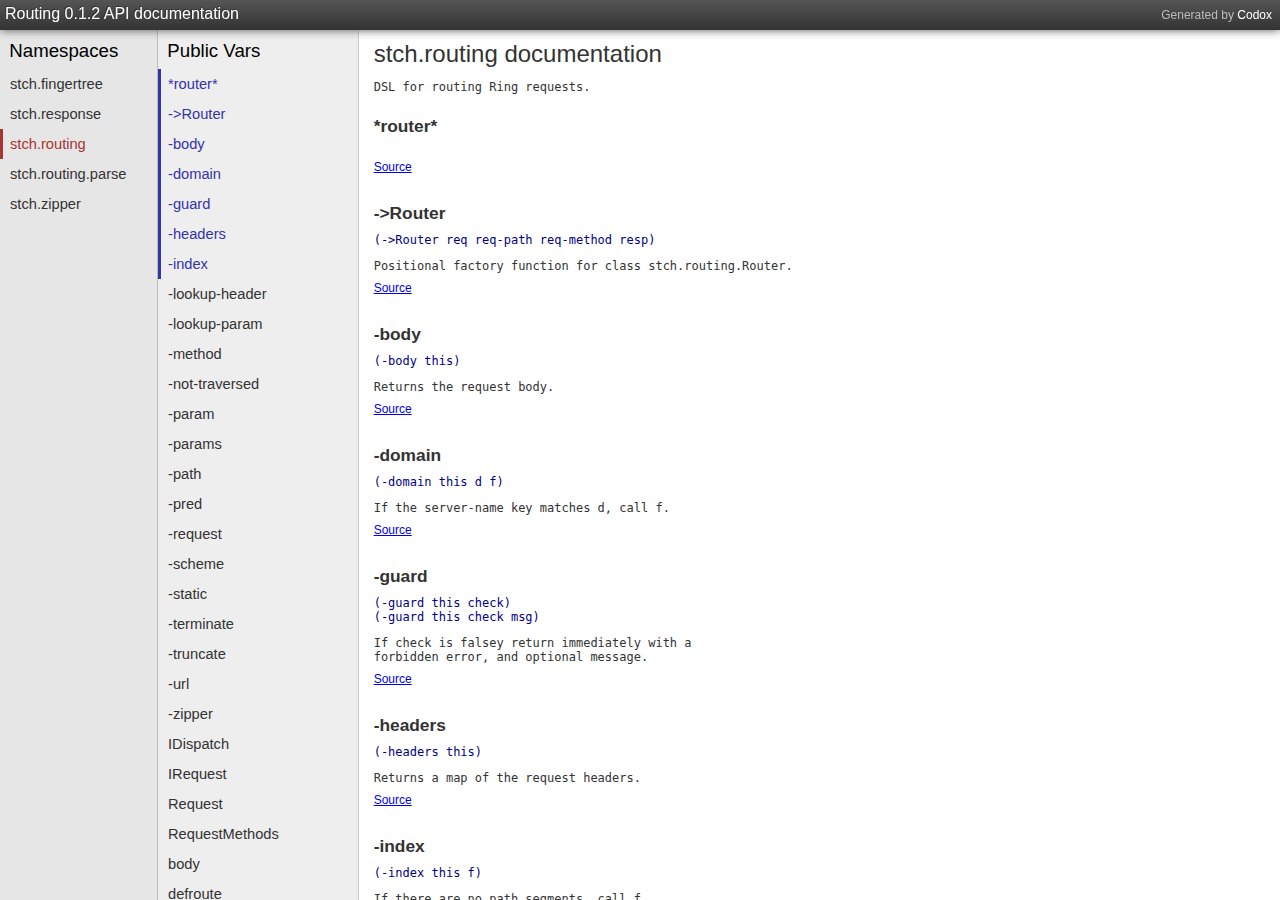
<file: stch.routing.html>
<!DOCTYPE html>
<html><head><meta charset="UTF-8"><link href="css/default.css" rel="stylesheet" type="text/css"><script src="js/jquery.min.js" type="text/javascript"></script><script src="js/page_effects.js" type="text/javascript"></script><title>stch.routing documentation</title></head><body><div id="header"><h2>Generated by <a href="https://github.com/weavejester/codox">Codox</a></h2><h1><a href="index.html">Routing 0.1.2 API documentation</a></h1></div><div class="sidebar" id="namespaces"><h3><span>Namespaces</span></h3><ul><li><a href="stch.fingertree.html"><span>stch.fingertree</span></a></li><li><a href="stch.response.html"><span>stch.response</span></a></li><li class="current"><a href="stch.routing.html"><span>stch.routing</span></a></li><li><a href="stch.routing.parse.html"><span>stch.routing.parse</span></a></li><li><a href="stch.zipper.html"><span>stch.zipper</span></a></li></ul></div><div class="sidebar" id="vars"><h3>Public Vars</h3><ul><li><a href="stch.routing.html#var-*router*"><span>*router*</span></a></li><li><a href="stch.routing.html#var--%3ERouter"><span>-&gt;Router</span></a></li><li><a href="stch.routing.html#var--body"><span>-body</span></a></li><li><a href="stch.routing.html#var--domain"><span>-domain</span></a></li><li><a href="stch.routing.html#var--guard"><span>-guard</span></a></li><li><a href="stch.routing.html#var--headers"><span>-headers</span></a></li><li><a href="stch.routing.html#var--index"><span>-index</span></a></li><li><a href="stch.routing.html#var--lookup-header"><span>-lookup-header</span></a></li><li><a href="stch.routing.html#var--lookup-param"><span>-lookup-param</span></a></li><li><a href="stch.routing.html#var--method"><span>-method</span></a></li><li><a href="stch.routing.html#var--not-traversed"><span>-not-traversed</span></a></li><li><a href="stch.routing.html#var--param"><span>-param</span></a></li><li><a href="stch.routing.html#var--params"><span>-params</span></a></li><li><a href="stch.routing.html#var--path"><span>-path</span></a></li><li><a href="stch.routing.html#var--pred"><span>-pred</span></a></li><li><a href="stch.routing.html#var--request"><span>-request</span></a></li><li><a href="stch.routing.html#var--scheme"><span>-scheme</span></a></li><li><a href="stch.routing.html#var--static"><span>-static</span></a></li><li><a href="stch.routing.html#var--terminate"><span>-terminate</span></a></li><li><a href="stch.routing.html#var--truncate"><span>-truncate</span></a></li><li><a href="stch.routing.html#var--url"><span>-url</span></a></li><li><a href="stch.routing.html#var--zipper"><span>-zipper</span></a></li><li><a href="stch.routing.html#var-IDispatch"><span>IDispatch</span></a></li><li><a href="stch.routing.html#var-IRequest"><span>IRequest</span></a></li><li><a href="stch.routing.html#var-Request"><span>Request</span></a></li><li><a href="stch.routing.html#var-RequestMethods"><span>RequestMethods</span></a></li><li><a href="stch.routing.html#var-body"><span>body</span></a></li><li><a href="stch.routing.html#var-defroute"><span>defroute</span></a></li><li><a href="stch.routing.html#var-defroute%27"><span>defroute'</span></a></li><li><a href="stch.routing.html#var-domain"><span>domain</span></a></li><li><a href="stch.routing.html#var-guard"><span>guard</span></a></li><li><a href="stch.routing.html#var-headers"><span>headers</span></a></li><li><a href="stch.routing.html#var-index"><span>index</span></a></li><li><a href="stch.routing.html#var-init-router"><span>init-router</span></a></li><li><a href="stch.routing.html#var-lookup-header"><span>lookup-header</span></a></li><li><a href="stch.routing.html#var-lookup-param"><span>lookup-param</span></a></li><li><a href="stch.routing.html#var-map-%3ERouter"><span>map-&gt;Router</span></a></li><li><a href="stch.routing.html#var-method"><span>method</span></a></li><li><a href="stch.routing.html#var-not-traversed"><span>not-traversed</span></a></li><li><a href="stch.routing.html#var-param"><span>param</span></a></li><li><a href="stch.routing.html#var-params"><span>params</span></a></li><li><a href="stch.routing.html#var-path"><span>path</span></a></li><li><a href="stch.routing.html#var-pred"><span>pred</span></a></li><li><a href="stch.routing.html#var-request"><span>request</span></a></li><li><a href="stch.routing.html#var-route"><span>route</span></a></li><li><a href="stch.routing.html#var-route%27"><span>route'</span></a></li><li><a href="stch.routing.html#var-routes"><span>routes</span></a></li><li><a href="stch.routing.html#var-scheme"><span>scheme</span></a></li><li><a href="stch.routing.html#var-static"><span>static</span></a></li><li><a href="stch.routing.html#var-strict-map-%3ERouter"><span>strict-map-&gt;Router</span></a></li><li><a href="stch.routing.html#var-terminate"><span>terminate</span></a></li><li><a href="stch.routing.html#var-truncate"><span>truncate</span></a></li><li><a href="stch.routing.html#var-url"><span>url</span></a></li><li><a href="stch.routing.html#var-zipper"><span>zipper</span></a></li></ul></div><div class="namespace-docs" id="content"><h2>stch.routing documentation</h2><pre class="doc">DSL for routing Ring requests.
</pre><div class="public" id="var-*router*"><h3>*router*</h3><div class="usage"></div><pre class="doc"></pre><div class="src-link"><a href="https://github.com/stch-library/routing/blob/master/src/stch/routing.clj#L22">Source</a></div></div><div class="public" id="var--%3ERouter"><h3>-&gt;Router</h3><div class="usage"><code>(-&gt;Router req req-path req-method resp)</code></div><pre class="doc">Positional factory function for class stch.routing.Router.
</pre><div class="src-link"><a href="https://github.com/stch-library/routing/blob/master/src/stch/routing.clj#L241">Source</a></div></div><div class="public" id="var--body"><h3>-body</h3><div class="usage"><code>(-body this)</code></div><pre class="doc">Returns the request body.
</pre><div class="src-link"><a href="https://github.com/stch-library/routing/blob/master/#L">Source</a></div></div><div class="public" id="var--domain"><h3>-domain</h3><div class="usage"><code>(-domain this d f)</code></div><pre class="doc">If the server-name key matches d, call f.
</pre><div class="src-link"><a href="https://github.com/stch-library/routing/blob/master/#L">Source</a></div></div><div class="public" id="var--guard"><h3>-guard</h3><div class="usage"><code>(-guard this check)</code><code>(-guard this check msg)</code></div><pre class="doc">If check is falsey return immediately with a
forbidden error, and optional message.</pre><div class="src-link"><a href="https://github.com/stch-library/routing/blob/master/#L">Source</a></div></div><div class="public" id="var--headers"><h3>-headers</h3><div class="usage"><code>(-headers this)</code></div><pre class="doc">Returns a map of the request headers.
</pre><div class="src-link"><a href="https://github.com/stch-library/routing/blob/master/#L">Source</a></div></div><div class="public" id="var--index"><h3>-index</h3><div class="usage"><code>(-index this f)</code></div><pre class="doc">If there are no path segments, call f.
</pre><div class="src-link"><a href="https://github.com/stch-library/routing/blob/master/#L">Source</a></div></div><div class="public" id="var--lookup-header"><h3>-lookup-header</h3><div class="usage"><code>(-lookup-header this header)</code></div><pre class="doc">Returns the specified header.
</pre><div class="src-link"><a href="https://github.com/stch-library/routing/blob/master/#L">Source</a></div></div><div class="public" id="var--lookup-param"><h3>-lookup-param</h3><div class="usage"><code>(-lookup-param this param)</code></div><pre class="doc">Returns the specified param.
</pre><div class="src-link"><a href="https://github.com/stch-library/routing/blob/master/#L">Source</a></div></div><div class="public" id="var--method"><h3>-method</h3><div class="usage"><code>(-method this meth f)</code></div><pre class="doc">If the request-method key matches meth,
call f.</pre><div class="src-link"><a href="https://github.com/stch-library/routing/blob/master/#L">Source</a></div></div><div class="public" id="var--not-traversed"><h3>-not-traversed</h3><div class="usage"><code>(-not-traversed this f)</code></div><pre class="doc">If the current path level has not been traversed
previously, call f.</pre><div class="src-link"><a href="https://github.com/stch-library/routing/blob/master/#L">Source</a></div></div><div class="public" id="var--param"><h3>-param</h3><div class="usage"><code>(-param this parser f)</code></div><pre class="doc">If the next path segment can be matched according
to regex pattern, use the corresponding parser and
pass the result to f.</pre><div class="src-link"><a href="https://github.com/stch-library/routing/blob/master/#L">Source</a></div></div><div class="public" id="var--params"><h3>-params</h3><div class="usage"><code>(-params this)</code></div><pre class="doc">Returns the params map (if present).
</pre><div class="src-link"><a href="https://github.com/stch-library/routing/blob/master/#L">Source</a></div></div><div class="public" id="var--path"><h3>-path</h3><div class="usage"><code>(-path this segment f)</code></div><pre class="doc">If the next path segment matches segment,
call f.</pre><div class="src-link"><a href="https://github.com/stch-library/routing/blob/master/#L">Source</a></div></div><div class="public" id="var--pred"><h3>-pred</h3><div class="usage"><code>(-pred this p f)</code></div><pre class="doc">If (p path-segment) returns truthy then,
call f passing the result of the above.</pre><div class="src-link"><a href="https://github.com/stch-library/routing/blob/master/#L">Source</a></div></div><div class="public" id="var--request"><h3>-request</h3><div class="usage"><code>(-request this)</code></div><pre class="doc">Returns the request map.
</pre><div class="src-link"><a href="https://github.com/stch-library/routing/blob/master/#L">Source</a></div></div><div class="public" id="var--scheme"><h3>-scheme</h3><div class="usage"><code>(-scheme this s f)</code></div><pre class="doc">If the scheme key matches s, call f.
</pre><div class="src-link"><a href="https://github.com/stch-library/routing/blob/master/#L">Source</a></div></div><div class="public" id="var--static"><h3>-static</h3><div class="usage"><code>(-static this segments opts)</code></div><pre class="doc">If the next path segment matches a value in the
segments set and the request method is get,
return a file response corresponding to the
requested file.</pre><div class="src-link"><a href="https://github.com/stch-library/routing/blob/master/#L">Source</a></div></div><div class="public" id="var--terminate"><h3>-terminate</h3><div class="usage"><code>(-terminate this resp)</code></div><pre class="doc">Terminate and respond with resp immediately.
</pre><div class="src-link"><a href="https://github.com/stch-library/routing/blob/master/#L">Source</a></div></div><div class="public" id="var--truncate"><h3>-truncate</h3><div class="usage"><code>(-truncate this f)</code></div><pre class="doc">Truncate any remaining path segments and call f.
If a response is not created inside truncate
(for example, by means of a call to method),
revert the zipper to it's previous state.</pre><div class="src-link"><a href="https://github.com/stch-library/routing/blob/master/#L">Source</a></div></div><div class="public" id="var--url"><h3>-url</h3><div class="usage"><code>(-url this)</code></div><pre class="doc">Returns the request url.
</pre><div class="src-link"><a href="https://github.com/stch-library/routing/blob/master/#L">Source</a></div></div><div class="public" id="var--zipper"><h3>-zipper</h3><div class="usage"><code>(-zipper this)</code></div><pre class="doc">Inspect the current state of the zipper. Useful
for debugging.</pre><div class="src-link"><a href="https://github.com/stch-library/routing/blob/master/#L">Source</a></div></div><div class="public" id="var-IDispatch"><h3>IDispatch</h3><div class="usage"></div><pre class="doc">Dispatch a request.
</pre><div class="src-link"><a href="https://github.com/stch-library/routing/blob/master/src/stch/routing.clj#L24">Source</a></div></div><div class="public" id="var-IRequest"><h3>IRequest</h3><div class="usage"></div><pre class="doc">Common request accessors.
</pre><div class="src-link"><a href="https://github.com/stch-library/routing/blob/master/src/stch/routing.clj#L175">Source</a></div></div><div class="public" id="var-Request"><h3>Request</h3><div class="usage"></div><pre class="doc">Request type annotation.
</pre><div class="src-link"><a href="https://github.com/stch-library/routing/blob/master/src/stch/routing.clj#L13">Source</a></div></div><div class="public" id="var-RequestMethods"><h3>RequestMethods</h3><div class="usage"></div><pre class="doc">Request methods type annotation.
</pre><div class="src-link"><a href="https://github.com/stch-library/routing/blob/master/src/stch/routing.clj#L9">Source</a></div></div><div class="public" id="var-body"><h3>body</h3><h4 class="macro">macro</h4><div class="usage"><code>(body)</code></div><pre class="doc">Returns the request body (if present).

Use with route or route'.</pre><div class="src-link"><a href="https://github.com/stch-library/routing/blob/master/src/stch/routing.clj#L234">Source</a></div></div><div class="public" id="var-defroute"><h3>defroute</h3><h4 class="macro">macro</h4><div class="usage"><code>(defroute name &amp; body)</code></div><pre class="doc">Define a routing Ring handler.
</pre><div class="src-link"><a href="https://github.com/stch-library/routing/blob/master/src/stch/routing.clj#L373">Source</a></div></div><div class="public" id="var-defroute%27"><h3>defroute'</h3><h4 class="macro">macro</h4><div class="usage"><code>(defroute' name &amp; body)</code></div><pre class="doc">Define a routing Ring handler.

Use with routes.</pre><div class="src-link"><a href="https://github.com/stch-library/routing/blob/master/src/stch/routing.clj#L389">Source</a></div></div><div class="public" id="var-domain"><h3>domain</h3><h4 class="macro">macro</h4><div class="usage"><code>(domain d &amp; body)</code></div><pre class="doc">If the server-name key matches d, evaluate body.

Use with route or route'.</pre><div class="src-link"><a href="https://github.com/stch-library/routing/blob/master/src/stch/routing.clj#L74">Source</a></div></div><div class="public" id="var-guard"><h3>guard</h3><h4 class="macro">macro</h4><div class="usage"><code>(guard check)</code><code>(guard check msg)</code></div><pre class="doc">If check is falsey return immediately with a
forbidden error, and optional message.

Use with route or route'.</pre><div class="src-link"><a href="https://github.com/stch-library/routing/blob/master/src/stch/routing.clj#L157">Source</a></div></div><div class="public" id="var-headers"><h3>headers</h3><h4 class="macro">macro</h4><div class="usage"><code>(headers)</code></div><pre class="doc">Returns a map of the request headers.

Use with route or route'.</pre><div class="src-link"><a href="https://github.com/stch-library/routing/blob/master/src/stch/routing.clj#L220">Source</a></div></div><div class="public" id="var-index"><h3>index</h3><h4 class="macro">macro</h4><div class="usage"><code>(index &amp; body)</code></div><pre class="doc">If there are no path segments, evaluate body.

Use with route or route'.</pre><div class="src-link"><a href="https://github.com/stch-library/routing/blob/master/src/stch/routing.clj#L90">Source</a></div></div><div class="public" id="var-init-router"><h3>init-router</h3><div class="usage"><code>(init-router req)</code></div><pre class="doc">Inputs: [req :- Request]
Returns: Router

Initialize the router.</pre><div class="src-link"><a href="https://github.com/stch-library/routing/blob/master/src/stch/routing.clj#L356">Source</a></div></div><div class="public" id="var-lookup-header"><h3>lookup-header</h3><h4 class="macro">macro</h4><div class="usage"><code>(lookup-header header)</code></div><pre class="doc">Returns the specified header.

Use with route or route'.</pre><div class="src-link"><a href="https://github.com/stch-library/routing/blob/master/src/stch/routing.clj#L227">Source</a></div></div><div class="public" id="var-lookup-param"><h3>lookup-param</h3><h4 class="macro">macro</h4><div class="usage"><code>(lookup-param param)</code></div><pre class="doc">Returns the specified param.

Use with route or route'.</pre><div class="src-link"><a href="https://github.com/stch-library/routing/blob/master/src/stch/routing.clj#L213">Source</a></div></div><div class="public" id="var-map-%3ERouter"><h3>map-&gt;Router</h3><div class="usage"><code>(map-&gt;Router m3921)</code></div><pre class="doc">Factory function for class Router, taking a map of keywords to field values, but not 400x slower than -&gt;x like the clojure.core version
</pre><div class="src-link"><a href="https://github.com/stch-library/routing/blob/master/src/stch/routing.clj#L241">Source</a></div></div><div class="public" id="var-method"><h3>method</h3><h4 class="macro">macro</h4><div class="usage"><code>(method method &amp; body)</code></div><pre class="doc">If the request-method key matches meth,
 evaluate body.

Use with route or route'.</pre><div class="src-link"><a href="https://github.com/stch-library/routing/blob/master/src/stch/routing.clj#L105">Source</a></div></div><div class="public" id="var-not-traversed"><h3>not-traversed</h3><h4 class="macro">macro</h4><div class="usage"><code>(not-traversed &amp; body)</code></div><pre class="doc">If the current path level has not been traversed
previously, evaluate body.

Use with route or route'.</pre><div class="src-link"><a href="https://github.com/stch-library/routing/blob/master/src/stch/routing.clj#L132">Source</a></div></div><div class="public" id="var-param"><h3>param</h3><h4 class="macro">macro</h4><div class="usage"><code>(param parser bindings &amp; body)</code></div><pre class="doc">If the next path segment can be matched according
to regex pattern, use the corresponding parser and
evaluate body with bindings set to parsed value.

Use with route or route'.</pre><div class="src-link"><a href="https://github.com/stch-library/routing/blob/master/src/stch/routing.clj#L113">Source</a></div></div><div class="public" id="var-params"><h3>params</h3><h4 class="macro">macro</h4><div class="usage"><code>(params)</code></div><pre class="doc">Returns the params map (if present).

Use with route or route'.</pre><div class="src-link"><a href="https://github.com/stch-library/routing/blob/master/src/stch/routing.clj#L206">Source</a></div></div><div class="public" id="var-path"><h3>path</h3><h4 class="macro">macro</h4><div class="usage"><code>(path segment &amp; body)</code></div><pre class="doc">If the next path segment matches segment,
evaluate body.

Use with route or route'.</pre><div class="src-link"><a href="https://github.com/stch-library/routing/blob/master/src/stch/routing.clj#L97">Source</a></div></div><div class="public" id="var-pred"><h3>pred</h3><h4 class="macro">macro</h4><div class="usage"><code>(pred p bindings &amp; body)</code></div><pre class="doc">If (p path-segment) returns truthy then,
evaluate body with bindings set to the value
returned by (p path-segment).

Use with route or route'.</pre><div class="src-link"><a href="https://github.com/stch-library/routing/blob/master/src/stch/routing.clj#L81">Source</a></div></div><div class="public" id="var-request"><h3>request</h3><h4 class="macro">macro</h4><div class="usage"><code>(request)</code></div><pre class="doc">Returns the request map.

Use with route or route'.</pre><div class="src-link"><a href="https://github.com/stch-library/routing/blob/master/src/stch/routing.clj#L192">Source</a></div></div><div class="public" id="var-route"><h3>route</h3><h4 class="macro">macro</h4><div class="usage"><code>(route &amp; body)</code></div><pre class="doc">Entrypoint for routing. Returns a Ring handler.
Calls respond.</pre><div class="src-link"><a href="https://github.com/stch-library/routing/blob/master/src/stch/routing.clj#L364">Source</a></div></div><div class="public" id="var-route%27"><h3>route'</h3><h4 class="macro">macro</h4><div class="usage"><code>(route' &amp; body)</code></div><pre class="doc">Alternate entrypoint for routing. Returns a Ring
handler. Does not call respond.

Use with routes.</pre><div class="src-link"><a href="https://github.com/stch-library/routing/blob/master/src/stch/routing.clj#L378">Source</a></div></div><div class="public" id="var-routes"><h3>routes</h3><div class="usage"><code>(routes &amp; handlers)</code></div><pre class="doc">Inputs: [&amp; handlers :- [(Fn Any [Request])]]
Returns: (Fn Any [Request])

Compose multiple routes. Returns a Ring handler.
Calls respond.</pre><div class="src-link"><a href="https://github.com/stch-library/routing/blob/master/src/stch/routing.clj#L396">Source</a></div></div><div class="public" id="var-scheme"><h3>scheme</h3><h4 class="macro">macro</h4><div class="usage"><code>(scheme s &amp; body)</code></div><pre class="doc">If the scheme key matches s, evaluate body.

Use with route or route'.</pre><div class="src-link"><a href="https://github.com/stch-library/routing/blob/master/src/stch/routing.clj#L67">Source</a></div></div><div class="public" id="var-static"><h3>static</h3><h4 class="macro">macro</h4><div class="usage"><code>(static segments opts)</code></div><pre class="doc">If the next path segment matches a value in the
segments set and the request method is get,
return a file response corresponding to the
requested file.

Use with route or route'.</pre><div class="src-link"><a href="https://github.com/stch-library/routing/blob/master/src/stch/routing.clj#L122">Source</a></div></div><div class="public" id="var-strict-map-%3ERouter"><h3>strict-map-&gt;Router</h3><div class="usage"><code>(strict-map-&gt;Router m3922 &amp; [drop-extra-keys?__1737__auto__])</code></div><pre class="doc">Factory function for class Router, taking a map of keywords to field values.  All keys are required, and no extra keys are allowed.  Even faster than map-&gt;
</pre><div class="src-link"><a href="https://github.com/stch-library/routing/blob/master/src/stch/routing.clj#L241">Source</a></div></div><div class="public" id="var-terminate"><h3>terminate</h3><h4 class="macro">macro</h4><div class="usage"><code>(terminate resp)</code></div><pre class="doc">Terminate and respond with resp immediately.

Use with route or route'.</pre><div class="src-link"><a href="https://github.com/stch-library/routing/blob/master/src/stch/routing.clj#L150">Source</a></div></div><div class="public" id="var-truncate"><h3>truncate</h3><h4 class="macro">macro</h4><div class="usage"><code>(truncate &amp; body)</code></div><pre class="doc">Truncate any remaining path segments and evaluate body.
If a response is not created inside truncate
(for example, by means of a call to method),
revert the zipper to it's previous state.

Use with route or route'.</pre><div class="src-link"><a href="https://github.com/stch-library/routing/blob/master/src/stch/routing.clj#L140">Source</a></div></div><div class="public" id="var-url"><h3>url</h3><h4 class="macro">macro</h4><div class="usage"><code>(url)</code></div><pre class="doc">Returns the request url.

Use with route or route'.</pre><div class="src-link"><a href="https://github.com/stch-library/routing/blob/master/src/stch/routing.clj#L199">Source</a></div></div><div class="public" id="var-zipper"><h3>zipper</h3><h4 class="macro">macro</h4><div class="usage"><code>(zipper)</code></div><pre class="doc">Inspect the current state of the zipper. Useful
for debugging.

Use with route or route'.</pre><div class="src-link"><a href="https://github.com/stch-library/routing/blob/master/src/stch/routing.clj#L167">Source</a></div></div></div></body></html>
</file>
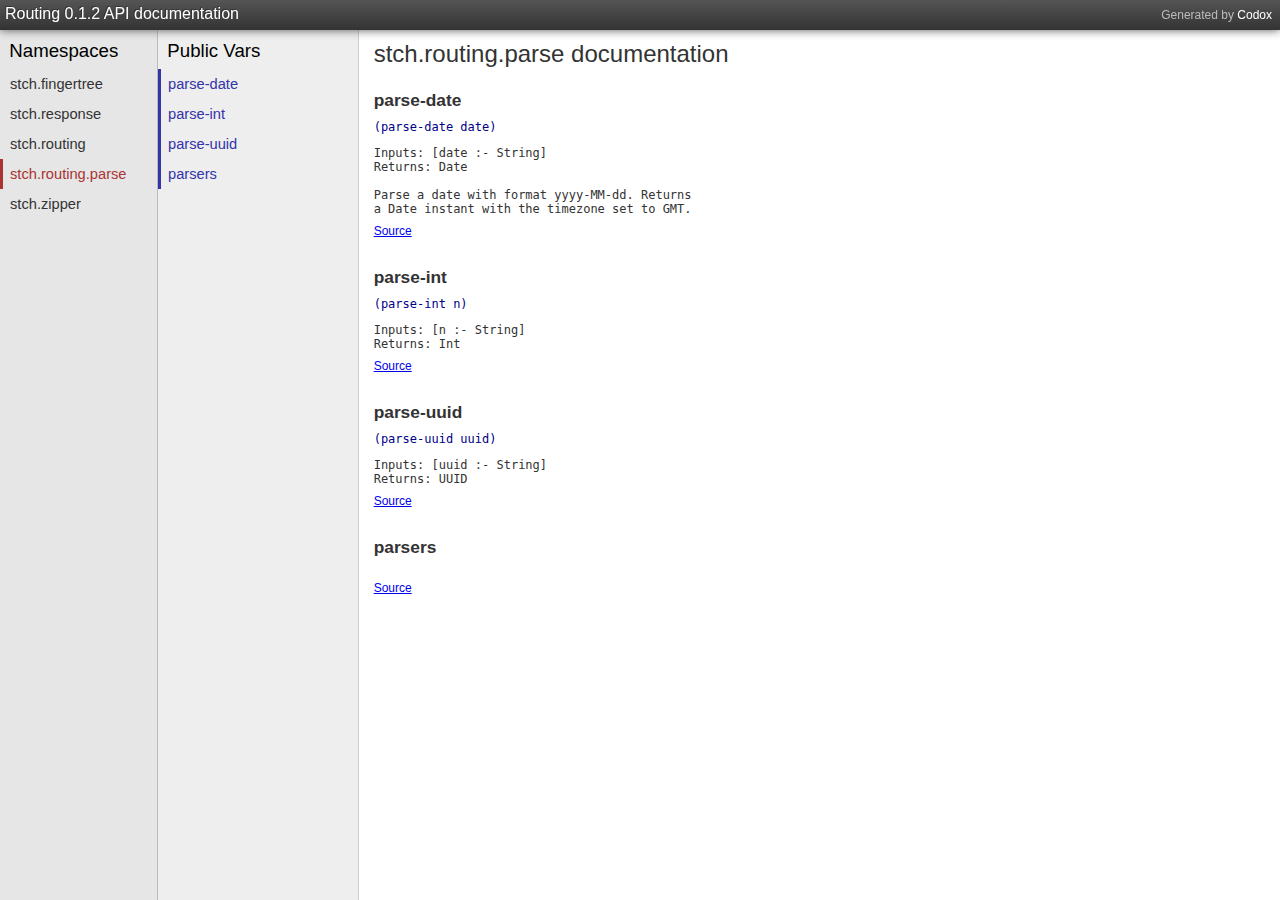
<file: stch.routing.parse.html>
<!DOCTYPE html>
<html><head><meta charset="UTF-8"><link href="css/default.css" rel="stylesheet" type="text/css"><script src="js/jquery.min.js" type="text/javascript"></script><script src="js/page_effects.js" type="text/javascript"></script><title>stch.routing.parse documentation</title></head><body><div id="header"><h2>Generated by <a href="https://github.com/weavejester/codox">Codox</a></h2><h1><a href="index.html">Routing 0.1.2 API documentation</a></h1></div><div class="sidebar" id="namespaces"><h3><span>Namespaces</span></h3><ul><li><a href="stch.fingertree.html"><span>stch.fingertree</span></a></li><li><a href="stch.response.html"><span>stch.response</span></a></li><li><a href="stch.routing.html"><span>stch.routing</span></a></li><li class="current"><a href="stch.routing.parse.html"><span>stch.routing.parse</span></a></li><li><a href="stch.zipper.html"><span>stch.zipper</span></a></li></ul></div><div class="sidebar" id="vars"><h3>Public Vars</h3><ul><li><a href="stch.routing.parse.html#var-parse-date"><span>parse-date</span></a></li><li><a href="stch.routing.parse.html#var-parse-int"><span>parse-int</span></a></li><li><a href="stch.routing.parse.html#var-parse-uuid"><span>parse-uuid</span></a></li><li><a href="stch.routing.parse.html#var-parsers"><span>parsers</span></a></li></ul></div><div class="namespace-docs" id="content"><h2>stch.routing.parse documentation</h2><pre class="doc"></pre><div class="public" id="var-parse-date"><h3>parse-date</h3><div class="usage"><code>(parse-date date)</code></div><pre class="doc">Inputs: [date :- String]
Returns: Date

Parse a date with format yyyy-MM-dd. Returns
a Date instant with the timezone set to GMT.</pre><div class="src-link"><a href="https://github.com/stch-library/routing/blob/master/src/stch/routing/parse.clj#L9">Source</a></div></div><div class="public" id="var-parse-int"><h3>parse-int</h3><div class="usage"><code>(parse-int n)</code></div><pre class="doc">Inputs: [n :- String]
Returns: Int</pre><div class="src-link"><a href="https://github.com/stch-library/routing/blob/master/src/stch/routing/parse.clj#L6">Source</a></div></div><div class="public" id="var-parse-uuid"><h3>parse-uuid</h3><div class="usage"><code>(parse-uuid uuid)</code></div><pre class="doc">Inputs: [uuid :- String]
Returns: UUID</pre><div class="src-link"><a href="https://github.com/stch-library/routing/blob/master/src/stch/routing/parse.clj#L18">Source</a></div></div><div class="public" id="var-parsers"><h3>parsers</h3><div class="usage"></div><pre class="doc"></pre><div class="src-link"><a href="https://github.com/stch-library/routing/blob/master/src/stch/routing/parse.clj#L21">Source</a></div></div></div></body></html>
</file>
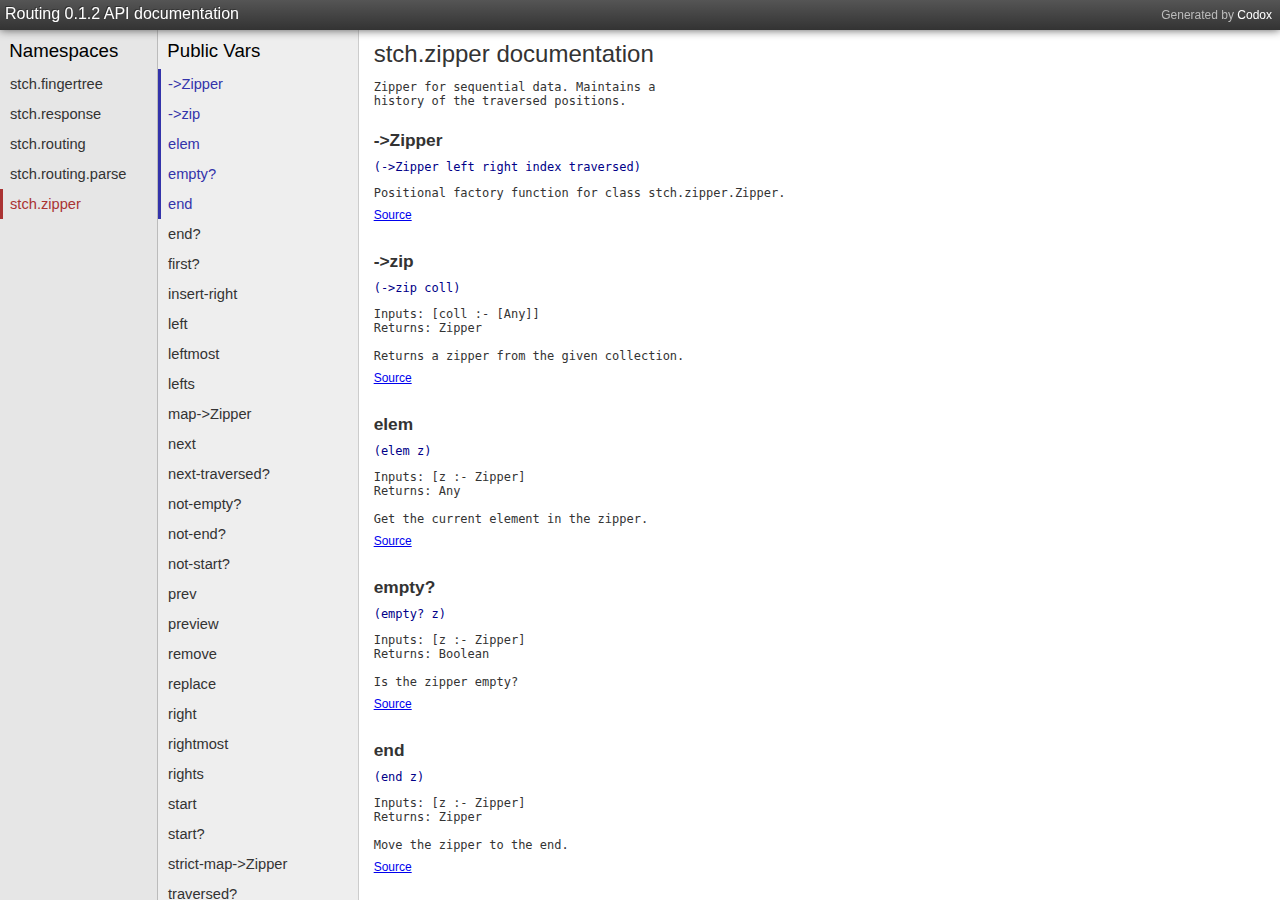
<file: stch.zipper.html>
<!DOCTYPE html>
<html><head><meta charset="UTF-8"><link href="css/default.css" rel="stylesheet" type="text/css"><script src="js/jquery.min.js" type="text/javascript"></script><script src="js/page_effects.js" type="text/javascript"></script><title>stch.zipper documentation</title></head><body><div id="header"><h2>Generated by <a href="https://github.com/weavejester/codox">Codox</a></h2><h1><a href="index.html">Routing 0.1.2 API documentation</a></h1></div><div class="sidebar" id="namespaces"><h3><span>Namespaces</span></h3><ul><li><a href="stch.fingertree.html"><span>stch.fingertree</span></a></li><li><a href="stch.response.html"><span>stch.response</span></a></li><li><a href="stch.routing.html"><span>stch.routing</span></a></li><li><a href="stch.routing.parse.html"><span>stch.routing.parse</span></a></li><li class="current"><a href="stch.zipper.html"><span>stch.zipper</span></a></li></ul></div><div class="sidebar" id="vars"><h3>Public Vars</h3><ul><li><a href="stch.zipper.html#var--%3EZipper"><span>-&gt;Zipper</span></a></li><li><a href="stch.zipper.html#var--%3Ezip"><span>-&gt;zip</span></a></li><li><a href="stch.zipper.html#var-elem"><span>elem</span></a></li><li><a href="stch.zipper.html#var-empty%3F"><span>empty?</span></a></li><li><a href="stch.zipper.html#var-end"><span>end</span></a></li><li><a href="stch.zipper.html#var-end%3F"><span>end?</span></a></li><li><a href="stch.zipper.html#var-first%3F"><span>first?</span></a></li><li><a href="stch.zipper.html#var-insert-right"><span>insert-right</span></a></li><li><a href="stch.zipper.html#var-left"><span>left</span></a></li><li><a href="stch.zipper.html#var-leftmost"><span>leftmost</span></a></li><li><a href="stch.zipper.html#var-lefts"><span>lefts</span></a></li><li><a href="stch.zipper.html#var-map-%3EZipper"><span>map-&gt;Zipper</span></a></li><li><a href="stch.zipper.html#var-next"><span>next</span></a></li><li><a href="stch.zipper.html#var-next-traversed%3F"><span>next-traversed?</span></a></li><li><a href="stch.zipper.html#var-not-empty%3F"><span>not-empty?</span></a></li><li><a href="stch.zipper.html#var-not-end%3F"><span>not-end?</span></a></li><li><a href="stch.zipper.html#var-not-start%3F"><span>not-start?</span></a></li><li><a href="stch.zipper.html#var-prev"><span>prev</span></a></li><li><a href="stch.zipper.html#var-preview"><span>preview</span></a></li><li><a href="stch.zipper.html#var-remove"><span>remove</span></a></li><li><a href="stch.zipper.html#var-replace"><span>replace</span></a></li><li><a href="stch.zipper.html#var-right"><span>right</span></a></li><li><a href="stch.zipper.html#var-rightmost"><span>rightmost</span></a></li><li><a href="stch.zipper.html#var-rights"><span>rights</span></a></li><li><a href="stch.zipper.html#var-start"><span>start</span></a></li><li><a href="stch.zipper.html#var-start%3F"><span>start?</span></a></li><li><a href="stch.zipper.html#var-strict-map-%3EZipper"><span>strict-map-&gt;Zipper</span></a></li><li><a href="stch.zipper.html#var-traversed%3F"><span>traversed?</span></a></li><li><a href="stch.zipper.html#var-truncate"><span>truncate</span></a></li><li><a href="stch.zipper.html#var-update"><span>update</span></a></li><li><a href="stch.zipper.html#var-zip"><span>zip</span></a></li></ul></div><div class="namespace-docs" id="content"><h2>stch.zipper documentation</h2><pre class="doc">Zipper for sequential data. Maintains a
history of the traversed positions.</pre><div class="public" id="var--%3EZipper"><h3>-&gt;Zipper</h3><div class="usage"><code>(-&gt;Zipper left right index traversed)</code></div><pre class="doc">Positional factory function for class stch.zipper.Zipper.
</pre><div class="src-link"><a href="https://github.com/stch-library/routing/blob/master/src/stch/zipper.clj#L11">Source</a></div></div><div class="public" id="var--%3Ezip"><h3>-&gt;zip</h3><div class="usage"><code>(-&gt;zip coll)</code></div><pre class="doc">Inputs: [coll :- [Any]]
Returns: Zipper

Returns a zipper from the given collection.</pre><div class="src-link"><a href="https://github.com/stch-library/routing/blob/master/src/stch/zipper.clj#L17">Source</a></div></div><div class="public" id="var-elem"><h3>elem</h3><div class="usage"><code>(elem z)</code></div><pre class="doc">Inputs: [z :- Zipper]
Returns: Any

Get the current element in the zipper.</pre><div class="src-link"><a href="https://github.com/stch-library/routing/blob/master/src/stch/zipper.clj#L129">Source</a></div></div><div class="public" id="var-empty%3F"><h3>empty?</h3><div class="usage"><code>(empty? z)</code></div><pre class="doc">Inputs: [z :- Zipper]
Returns: Boolean

Is the zipper empty?</pre><div class="src-link"><a href="https://github.com/stch-library/routing/blob/master/src/stch/zipper.clj#L71">Source</a></div></div><div class="public" id="var-end"><h3>end</h3><div class="usage"><code>(end z)</code></div><pre class="doc">Inputs: [z :- Zipper]
Returns: Zipper

Move the zipper to the end.</pre><div class="src-link"><a href="https://github.com/stch-library/routing/blob/master/src/stch/zipper.clj#L103">Source</a></div></div><div class="public" id="var-end%3F"><h3>end?</h3><div class="usage"><code>(end? z)</code></div><pre class="doc">Inputs: [z :- Zipper]
Returns: Boolean

Are we at the end of the zipper?</pre><div class="src-link"><a href="https://github.com/stch-library/routing/blob/master/src/stch/zipper.clj#L62">Source</a></div></div><div class="public" id="var-first%3F"><h3>first?</h3><div class="usage"><code>(first? z)</code></div><pre class="doc">Inputs: [z :- Zipper]
Returns: Boolean

Are we at the first position?</pre><div class="src-link"><a href="https://github.com/stch-library/routing/blob/master/src/stch/zipper.clj#L80">Source</a></div></div><div class="public" id="var-insert-right"><h3>insert-right</h3><div class="usage"><code>(insert-right z el)</code></div><pre class="doc">Inputs: [z :- Zipper, el :- Any]
Returns: Zipper

Insert el to the right of the current
element in the zipper.</pre><div class="src-link"><a href="https://github.com/stch-library/routing/blob/master/src/stch/zipper.clj#L164">Source</a></div></div><div class="public" id="var-left"><h3>left</h3><div class="usage"></div><pre class="doc">Alias for prev.
</pre><div class="src-link"><a href="https://github.com/stch-library/routing/blob/master/src/stch/zipper.clj#L50">Source</a></div></div><div class="public" id="var-leftmost"><h3>leftmost</h3><div class="usage"></div><pre class="doc">Alias for start.
</pre><div class="src-link"><a href="https://github.com/stch-library/routing/blob/master/src/stch/zipper.clj#L111">Source</a></div></div><div class="public" id="var-lefts"><h3>lefts</h3><div class="usage"><code>(lefts z)</code></div><pre class="doc">Inputs: [z :- Zipper]
Returns: DoubleList

Get the left side of the zipper.</pre><div class="src-link"><a href="https://github.com/stch-library/routing/blob/master/src/stch/zipper.clj#L114">Source</a></div></div><div class="public" id="var-map-%3EZipper"><h3>map-&gt;Zipper</h3><div class="usage"><code>(map-&gt;Zipper m3068)</code></div><pre class="doc">Factory function for class Zipper, taking a map of keywords to field values, but not 400x slower than -&gt;x like the clojure.core version
</pre><div class="src-link"><a href="https://github.com/stch-library/routing/blob/master/src/stch/zipper.clj#L11">Source</a></div></div><div class="public" id="var-next"><h3>next</h3><div class="usage"><code>(next z)</code></div><pre class="doc">Inputs: [z :- Zipper]
Returns: Zipper

Move the zipper to the right.</pre><div class="src-link"><a href="https://github.com/stch-library/routing/blob/master/src/stch/zipper.clj#L39">Source</a></div></div><div class="public" id="var-next-traversed%3F"><h3>next-traversed?</h3><div class="usage"><code>(next-traversed? z)</code></div><pre class="doc">Inputs: [z :- Zipper]
Returns: Boolean

Has the next position been traversed?</pre><div class="src-link"><a href="https://github.com/stch-library/routing/blob/master/src/stch/zipper.clj#L90">Source</a></div></div><div class="public" id="var-not-empty%3F"><h3>not-empty?</h3><div class="usage"></div><pre class="doc">Is the zipper not empty?
</pre><div class="src-link"><a href="https://github.com/stch-library/routing/blob/master/src/stch/zipper.clj#L76">Source</a></div></div><div class="public" id="var-not-end%3F"><h3>not-end?</h3><div class="usage"></div><pre class="doc">Are we not at the end of the zipper?
</pre><div class="src-link"><a href="https://github.com/stch-library/routing/blob/master/src/stch/zipper.clj#L67">Source</a></div></div><div class="public" id="var-not-start%3F"><h3>not-start?</h3><div class="usage"></div><pre class="doc">Are we not at the start of the zipper?
</pre><div class="src-link"><a href="https://github.com/stch-library/routing/blob/master/src/stch/zipper.clj#L58">Source</a></div></div><div class="public" id="var-prev"><h3>prev</h3><div class="usage"><code>(prev z)</code></div><pre class="doc">Inputs: [z :- Zipper]
Returns: Zipper

Move the zipper to the left.</pre><div class="src-link"><a href="https://github.com/stch-library/routing/blob/master/src/stch/zipper.clj#L29">Source</a></div></div><div class="public" id="var-preview"><h3>preview</h3><div class="usage"><code>(preview z)</code></div><pre class="doc">Inputs: [z :- Zipper]
Returns: Any

Preview the next element in the zipper.</pre><div class="src-link"><a href="https://github.com/stch-library/routing/blob/master/src/stch/zipper.clj#L124">Source</a></div></div><div class="public" id="var-remove"><h3>remove</h3><div class="usage"><code>(remove z)</code></div><pre class="doc">Inputs: [z :- Zipper]
Returns: Zipper

Remove the current element from the zipper.</pre><div class="src-link"><a href="https://github.com/stch-library/routing/blob/master/src/stch/zipper.clj#L134">Source</a></div></div><div class="public" id="var-replace"><h3>replace</h3><div class="usage"><code>(replace z el)</code></div><pre class="doc">Inputs: [z :- Zipper, el :- Any]
Returns: Zipper

Replace the current element in the zipper
with el.</pre><div class="src-link"><a href="https://github.com/stch-library/routing/blob/master/src/stch/zipper.clj#L142">Source</a></div></div><div class="public" id="var-right"><h3>right</h3><div class="usage"></div><pre class="doc">Alias for next.
</pre><div class="src-link"><a href="https://github.com/stch-library/routing/blob/master/src/stch/zipper.clj#L51">Source</a></div></div><div class="public" id="var-rightmost"><h3>rightmost</h3><div class="usage"></div><pre class="doc">Alias for end.
</pre><div class="src-link"><a href="https://github.com/stch-library/routing/blob/master/src/stch/zipper.clj#L112">Source</a></div></div><div class="public" id="var-rights"><h3>rights</h3><div class="usage"><code>(rights z)</code></div><pre class="doc">Inputs: [z :- Zipper]
Returns: DoubleList

Get the right side of the zipper.</pre><div class="src-link"><a href="https://github.com/stch-library/routing/blob/master/src/stch/zipper.clj#L119">Source</a></div></div><div class="public" id="var-start"><h3>start</h3><div class="usage"><code>(start z)</code></div><pre class="doc">Inputs: [z :- Zipper]
Returns: Zipper

Move the zipper to the start.</pre><div class="src-link"><a href="https://github.com/stch-library/routing/blob/master/src/stch/zipper.clj#L95">Source</a></div></div><div class="public" id="var-start%3F"><h3>start?</h3><div class="usage"><code>(start? z)</code></div><pre class="doc">Inputs: [z :- Zipper]
Returns: Boolean

Are we at the start of the zipper?</pre><div class="src-link"><a href="https://github.com/stch-library/routing/blob/master/src/stch/zipper.clj#L53">Source</a></div></div><div class="public" id="var-strict-map-%3EZipper"><h3>strict-map-&gt;Zipper</h3><div class="usage"><code>(strict-map-&gt;Zipper m3069 &amp; [drop-extra-keys?__1737__auto__])</code></div><pre class="doc">Factory function for class Zipper, taking a map of keywords to field values.  All keys are required, and no extra keys are allowed.  Even faster than map-&gt;
</pre><div class="src-link"><a href="https://github.com/stch-library/routing/blob/master/src/stch/zipper.clj#L11">Source</a></div></div><div class="public" id="var-traversed%3F"><h3>traversed?</h3><div class="usage"><code>(traversed? z position)</code></div><pre class="doc">Inputs: [z :- Zipper, position :- Int]
Returns: Boolean

Has the given position been traversed?</pre><div class="src-link"><a href="https://github.com/stch-library/routing/blob/master/src/stch/zipper.clj#L85">Source</a></div></div><div class="public" id="var-truncate"><h3>truncate</h3><div class="usage"><code>(truncate z)</code></div><pre class="doc">Inputs: [z :- Zipper]
Returns: Zipper

Truncate the right side of the zipper.</pre><div class="src-link"><a href="https://github.com/stch-library/routing/blob/master/src/stch/zipper.clj#L150">Source</a></div></div><div class="public" id="var-update"><h3>update</h3><div class="usage"><code>(update z f)</code></div><pre class="doc">Inputs: [z :- Zipper, f :- (Fn Any [Any])]
Returns: Zipper

Update the current element in the zipper,
calling f on it.</pre><div class="src-link"><a href="https://github.com/stch-library/routing/blob/master/src/stch/zipper.clj#L155">Source</a></div></div><div class="public" id="var-zip"><h3>zip</h3><div class="usage"><code>(zip &amp; args)</code></div><pre class="doc">Inputs: [&amp; args :- [Any]]
Returns: Zipper

Returns a zipper from the given arguments.</pre><div class="src-link"><a href="https://github.com/stch-library/routing/blob/master/src/stch/zipper.clj#L24">Source</a></div></div></div></body></html>
</file>
<file: css/default.css>
body {
   font-family: sans-serif;
   font-size: 11pt;
}

pre, code {
   font-family: Monaco, DejaVu Sans Mono, Consolas, monospace;
   font-size: 9pt;
}

h2 {
   font-weight: normal;
   font-size: 18pt;
   margin: 10px 0 0.4em 0;
}

#header, #content, .sidebar {
   position: fixed;
}

#header {
   top: 0;
   left: 0;
   right: 0;
   height: 20px;
   background: #444;
   color: #fff;
   padding: 5px;
}

#content {
   top: 30px;
   right: 0;
   bottom: 0;
   overflow: auto;
   background: #fff;
   color: #333;
   padding: 0 1em;
}

.sidebar {
   position: fixed;
   top: 30px;
   bottom: 0;
   overflow: auto;
}

#namespaces {
   background: #e6e6e6;
   border-right: solid 1px #bbb;
   left: 0;
   width: 250px;
}

#vars {
   background: #eeeeee;
   border-right: solid 1px #ccc;
   left: 251px;
   width: 200px;
}

.namespace-index {
   left: 251px;
}

.namespace-docs {
   left: 452px;
}

#header {
   background: -moz-linear-gradient(top, #555 0%, #222 100%);
   background: -webkit-linear-gradient(top, #555 0%, #333 100%);
   background: -o-linear-gradient(top, #555 0%, #222 100%);
   background: -ms-linear-gradient(top, #555 0%, #222 100%);
   background: linear-gradient(top, #555 0%, #222 100%);
   box-shadow: 0 0 10px #555;
   z-index: 100;
}

#header h1 {
   margin: 0;
   padding: 0;
   font-size: 12pt;
   font-weight: normal;
   text-shadow: -1px -1px 0px #333;
}

#header a, .sidebar a {
   display: block;
   text-decoration: none;
}

#header a {
   color: #fff;
}

.sidebar a {
   color: #333;
}

#header h2 {
    float: right;
    font-size: 9pt;
    font-weight: normal;
    margin: 3px 3px;
    color: #bbb;
}

#header h2 a {
    display: inline;
}

.sidebar h3 {
   margin: 0;
   padding: 10px 0.5em 0 0.5em;
   font-size: 14pt;
   font-weight: normal
}

.sidebar ul {
   padding: 0.5em 0em;
   margin: 0;
}

.sidebar li {
   display: block;
}

.sidebar li a {
   padding: 7px 10px;
}

#namespaces li.current a {
   border-left: 3px solid #a33;
   padding-left: 7px;
   color: #a33;
}

#vars li.current a {
   border-left: 3px solid #33a;
   padding-left: 7px;
   color: #33a;
}

#content h3 {
   margin-bottom: 0.5em;
   font-size: 13pt;
   font-weight: bold;
}

.public h3, h4.macro {
    margin: 0;
    float: left;
}

.usage {
    clear: both;
}

h4.macro {
    font-variant: small-caps;
    font-size: 13px;
    font-weight: bold;
    color: #717171;
    margin-top: 3px;
    margin-left: 10px;
}

.public {
   margin-top: 1.5em;
   margin-bottom: 2.0em;
}

.public:last-child {
   margin-bottom: 20%;
}

.namespace:last-child {
    margin-bottom: 10%;
}

.index {
   padding: 0;
}

.index * {
   display: inline;
}

.index li {
   padding: 0 .5em;
}

.index ul {
   padding-left: 0;
}

.usage code {
   display: block;
   color: #008;
}

.doc {
    margin-bottom: .5em;
}

.src-link a {
    font-size: 9pt;
}
</file>
